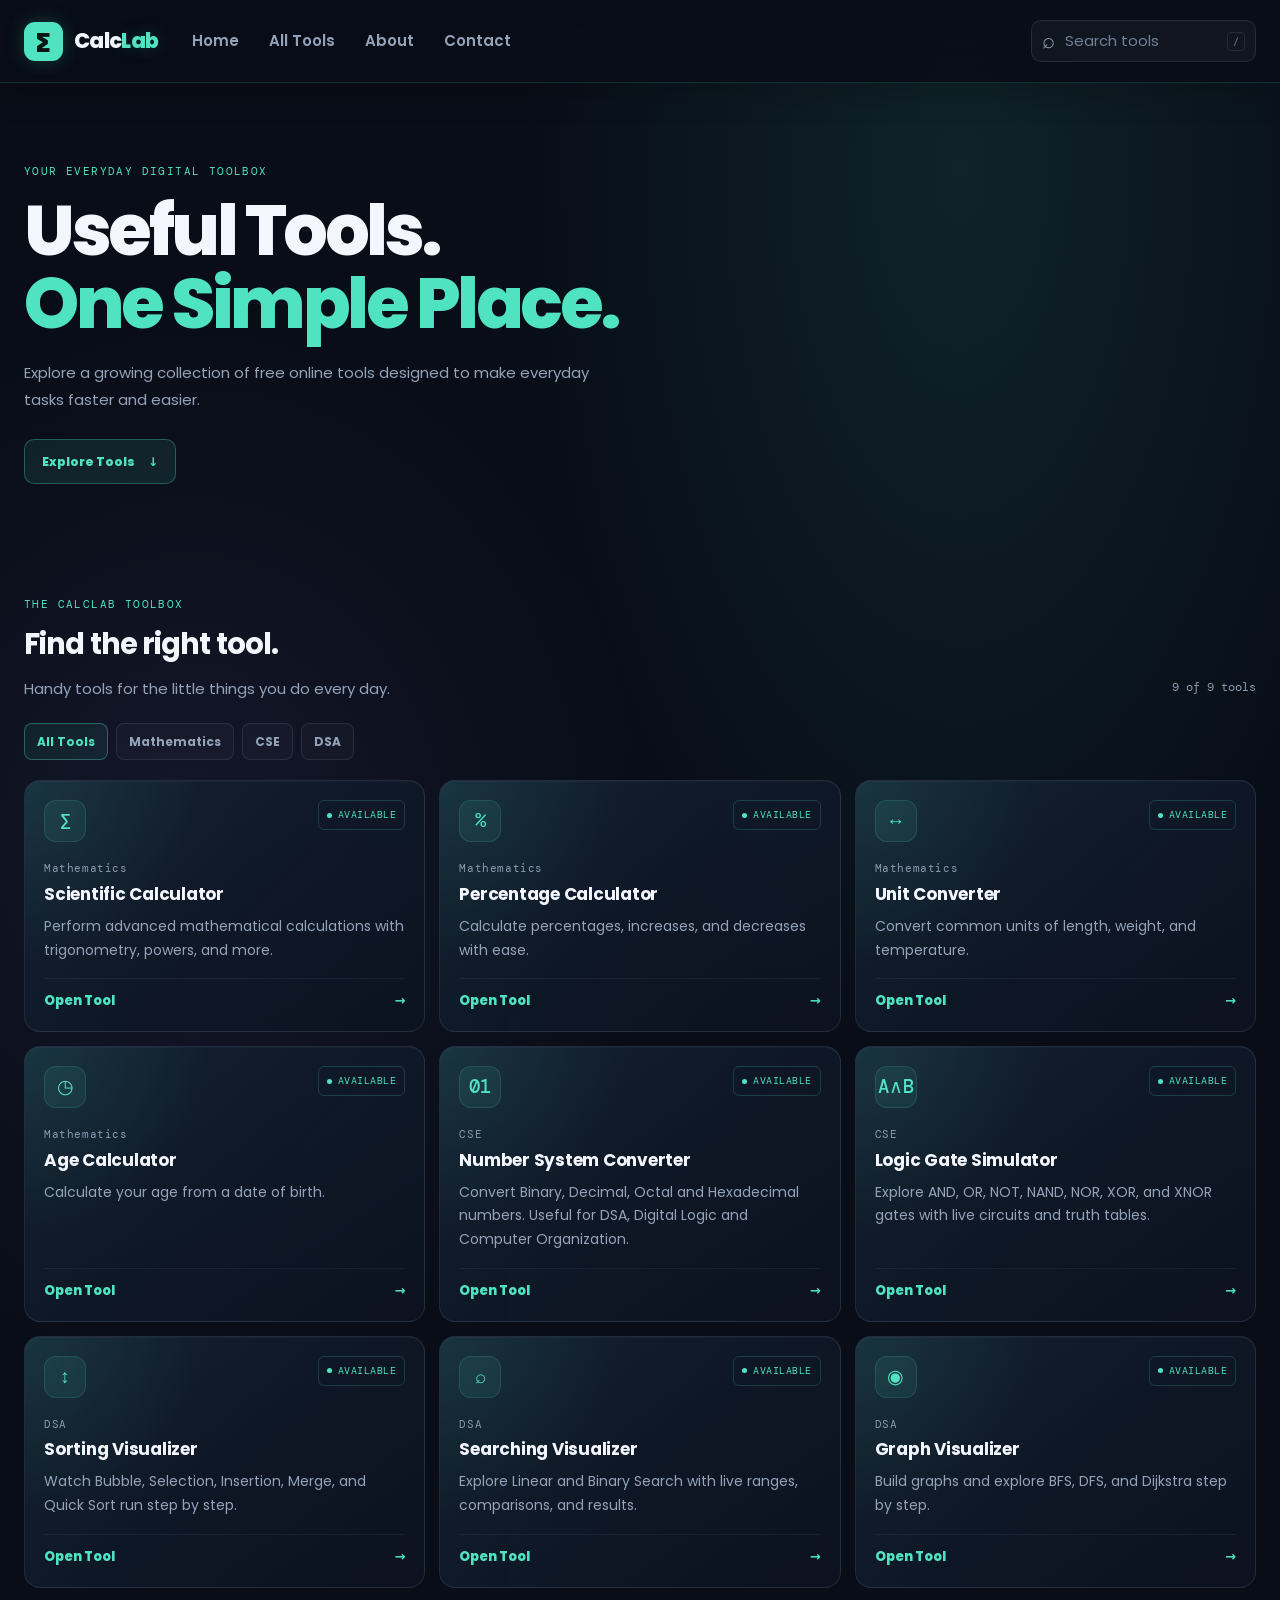
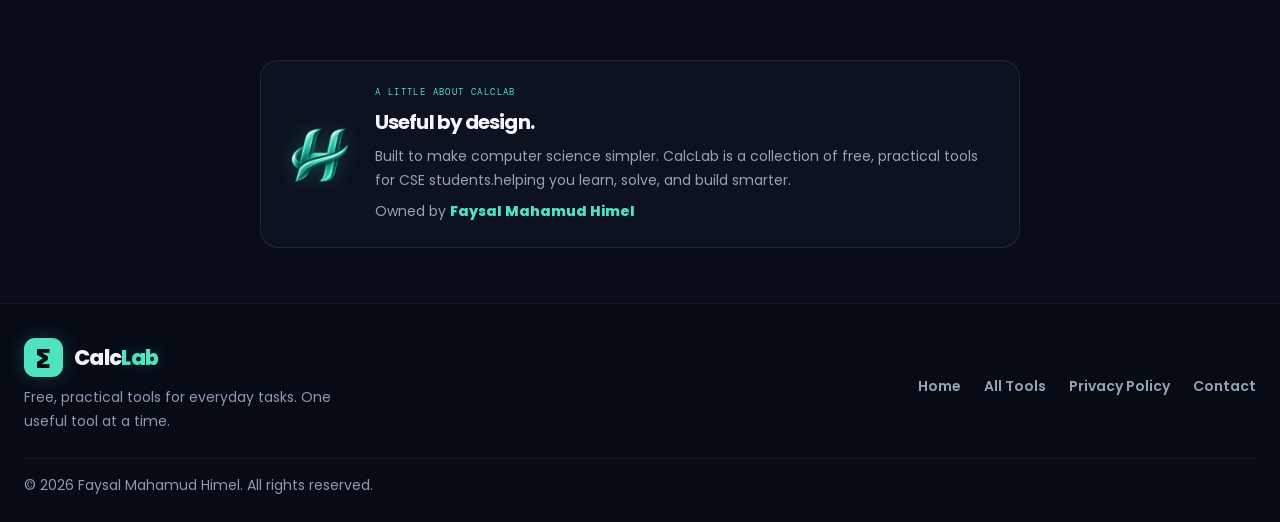
<file: index.html>
<!DOCTYPE html>
<html lang="en">
<head>
  <meta charset="UTF-8" />
  <meta name="viewport" content="width=device-width, initial-scale=1.0" />
  <meta name="theme-color" content="#080d17" />
  <title>CalcLab — Free Online Tools</title>
  <meta name="description" content="Explore a growing collection of free online tools designed to make everyday tasks faster and easier." />
  <meta property="og:type" content="website" />
  <meta property="og:title" content="CalcLab — Free Online Tools" />
  <meta property="og:description" content="Useful tools. One simple place. Explore free tools for everyday tasks." />
  <link rel="icon" type="image/svg+xml" href="favicon.svg" />
  <link rel="stylesheet" href="style.css" />
  <script src="common.js" defer></script>
</head>
<body data-root="">
  <div id="siteHeader"></div>
  <main class="page">
    <section class="intro hero">
      <p class="eyebrow">YOUR EVERYDAY DIGITAL TOOLBOX</p>
      <h1>Useful Tools.<br /><span>One Simple Place.</span></h1>
      <p class="intro-copy">Explore a growing collection of free online tools designed to make everyday tasks faster and easier.</p>
      <a class="primary-link" href="#tools">Explore Tools <span aria-hidden="true">↓</span></a>
    </section>

    <section class="tools-section" id="tools" aria-labelledby="toolsTitle">
      <div class="section-heading">
        <div>
          <p class="eyebrow">THE CALCLAB TOOLBOX</p>
          <h2 id="toolsTitle">Find the right tool.</h2>
          <p class="section-copy">Handy tools for the little things you do every day.</p>
        </div>
        <span class="tool-count" id="toolCount"></span>
      </div>
      <div class="category-list" id="categoryList" aria-label="Filter tools by category"></div>
      <div class="tool-grid" id="toolGrid"></div>
      <div class="empty-state" id="emptyState" hidden>
        <span class="empty-icon" aria-hidden="true">⌕</span>
        <h3>No tools found</h3>
        <p>Try another search or choose a different category.</p>
        <button class="text-button" id="resetFilters" type="button">Clear filters</button>
      </div>
    </section>

    <section class="about-section" id="about">
      <div class="about-mark"><img src="Images/himel-logo.png" alt="Himel logo" /></div>
      <div>
        <p class="eyebrow">A LITTLE ABOUT CALCLAB</p>
        <h2>Useful by design.</h2>
        <p>Built to make computer science simpler. CalcLab is a collection of free, practical tools for CSE students.helping you learn, solve, and build smarter.

</p>
        <p class="about-owner">Owned by <a href="https://himel.is-a.dev/" target="_blank" rel="noopener noreferrer">Faysal Mahamud Himel</a></p>
      </div>
    </section>
  </main>
  <div id="siteFooter"></div>
</body>
</html>
</file>
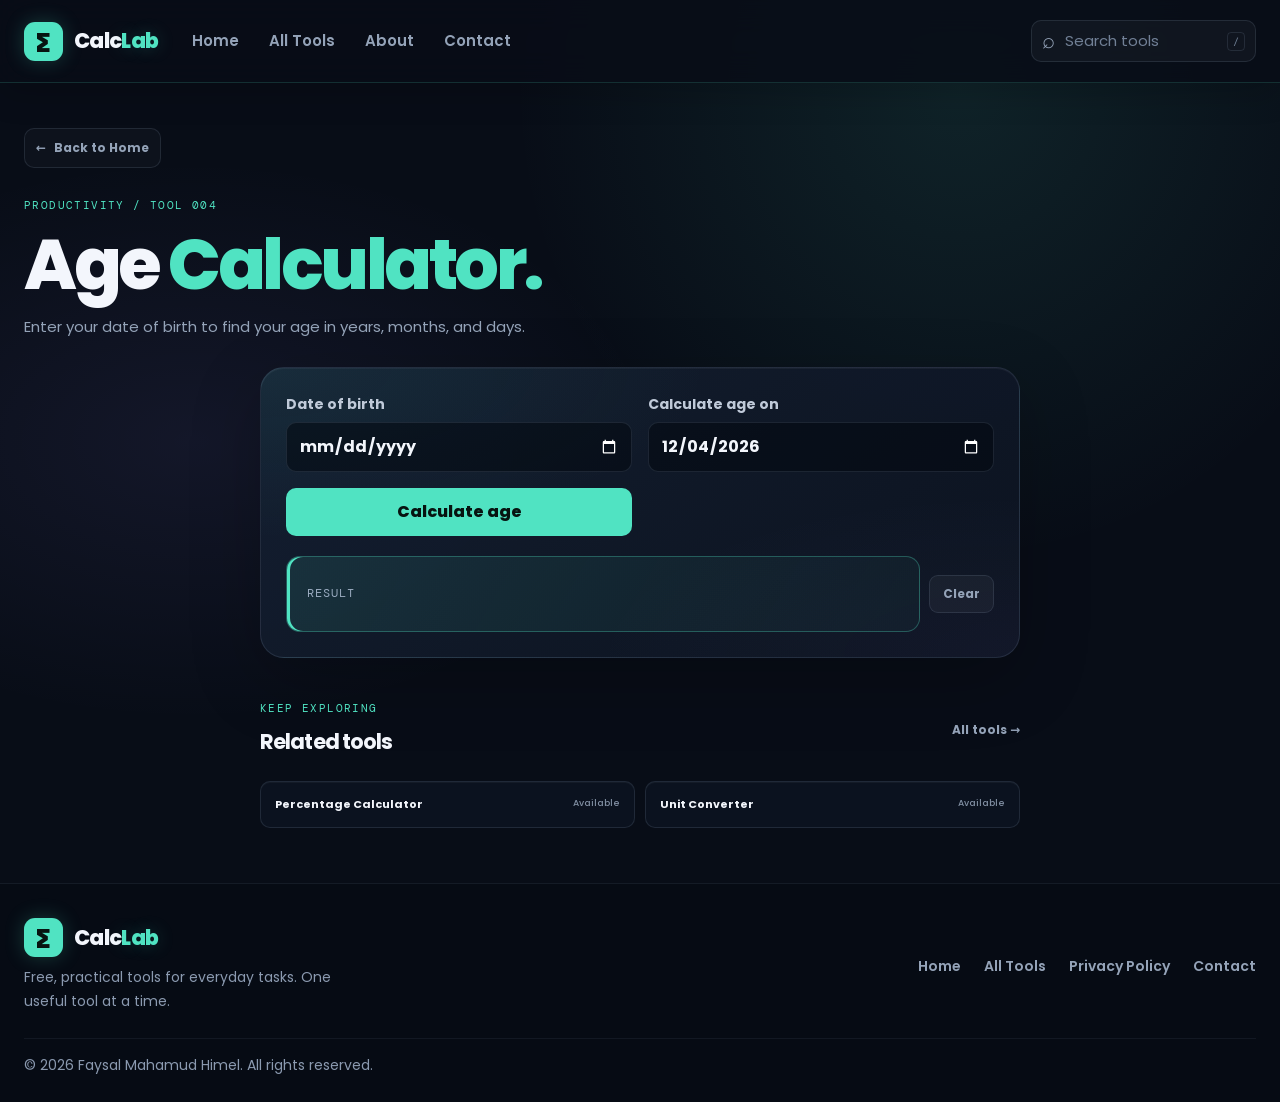
<file: age/index.html>
<!DOCTYPE html>
<html lang="en">
<head>
  <meta charset="UTF-8" />
  <meta name="viewport" content="width=device-width, initial-scale=1.0" />
  <meta name="theme-color" content="#080d17" />
  <title>Age Calculator — CalcLab</title>
  <meta name="description" content="Calculate your age in years, months, and days." />
  <link rel="icon" type="image/svg+xml" href="../favicon.svg" />
  <link rel="stylesheet" href="../style.css" />
  <script src="../common.js" defer></script>
  <script src="tool.js" defer></script>
</head>
<body data-root="../">
  <div id="siteHeader"></div>
  <main class="page tool-page">
    <a class="back-link" href="../"><span aria-hidden="true">←</span> Back to Home</a>
    <section class="tool-intro"><p class="eyebrow">PRODUCTIVITY / TOOL 004</p><h1>Age <span>Calculator.</span></h1><p class="intro-copy">Enter your date of birth to find your age in years, months, and days.</p></section>
    <section class="utility-tool" aria-label="Age calculator">
      <form class="tool-form" id="ageForm">
        <label class="tool-field">Date of birth<input id="birthDate" type="date" required /></label>
        <label class="tool-field">Calculate age on<input id="asOfDate" type="date" required /></label>
        <button class="tool-submit" type="submit">Calculate age</button>
      </form>
      <div class="result-shell"><output class="tool-result" id="result" aria-live="polite"><span class="result-label">RESULT</span></output><button class="result-clear" type="button" aria-label="Clear result">Clear</button></div>
    </section>
    <section class="related-section"><div class="section-heading"><div><p class="eyebrow">KEEP EXPLORING</p><h2>Related tools</h2></div><a class="inline-link" href="../#tools">All tools →</a></div><div class="related-links"><a href="../percentage/">Percentage Calculator <span>Available</span></a><a href="../converter/">Unit Converter <span>Available</span></a></div></section>
  </main>
  <div id="siteFooter"></div>
</body>
</html>
</file>
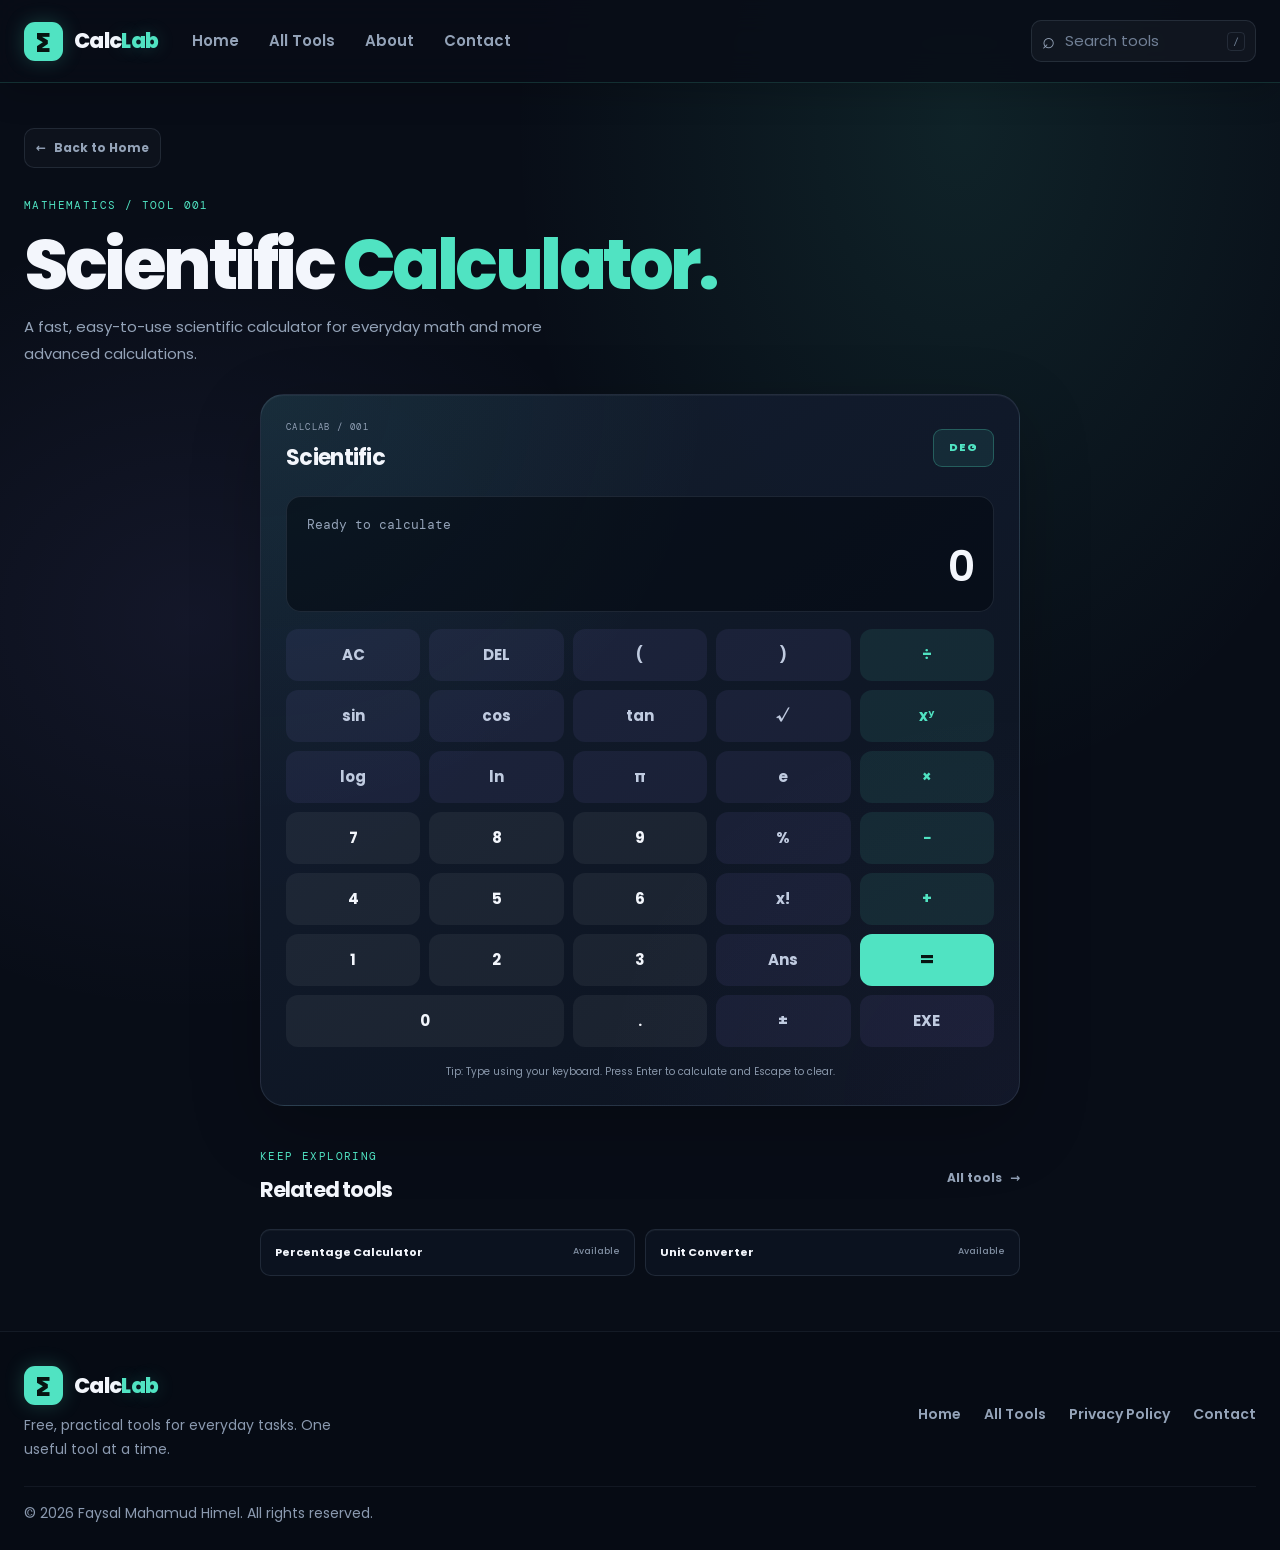
<file: calculator/index.html>
<!DOCTYPE html>
<html lang="en">
<head>
  <meta charset="UTF-8" />
  <meta name="viewport" content="width=device-width, initial-scale=1.0" />
  <meta name="theme-color" content="#080d17" />
  <title>Scientific Calculator — CalcLab</title>
  <meta name="description" content="Use CalcLab's free scientific calculator for arithmetic, trigonometry, powers, logarithms, factorials, and more." />
  <meta property="og:type" content="website" />
  <meta property="og:title" content="Scientific Calculator — CalcLab" />
  <meta property="og:description" content="A free scientific calculator for everyday and advanced calculations." />
  <link rel="icon" type="image/svg+xml" href="../favicon.svg" />
  <link rel="stylesheet" href="../style.css" />
  <script src="../common.js" defer></script>
  <script src="../script.js?v=2" defer></script>
</head>
<body data-root="../">
  <div id="siteHeader"></div>
  <main class="page tool-page">
    <a class="back-link" href="../"><span aria-hidden="true">←</span> Back to Home</a>
    <section class="tool-intro">
      <p class="eyebrow">MATHEMATICS / TOOL 001</p>
      <h1>Scientific <span>Calculator.</span></h1>
      <p class="intro-copy">A fast, easy-to-use scientific calculator for everyday math and more advanced calculations.</p>
    </section>

    <section class="calculator" aria-label="Scientific calculator">
      <div class="calc-heading">
        <div>
          <p class="calc-label">CALCLAB / 001</p>
          <h2>Scientific</h2>
        </div>
        <button id="angleMode" class="mode-button" type="button" aria-label="Toggle angle mode">DEG</button>
      </div>

      <div class="screen">
        <div id="expression" class="expression" aria-live="polite">Ready to calculate</div>
        <div id="display" class="display" aria-live="polite">0</div>
      </div>

      <div class="keypad">
        <button class="key function" type="button" data-action="clear">AC</button>
        <button class="key function" type="button" data-action="delete" aria-label="Delete last character">DEL</button>
        <button class="key function" type="button" data-value="(">(</button>
        <button class="key function" type="button" data-value=")">)</button>
        <button class="key operator" type="button" data-value="/">÷</button>

        <button class="key function" type="button" data-value="sin(">sin</button>
        <button class="key function" type="button" data-value="cos(">cos</button>
        <button class="key function" type="button" data-value="tan(">tan</button>
        <button class="key function" type="button" data-value="sqrt(">√</button>
        <button class="key operator" type="button" data-value="^">xʸ</button>

        <button class="key function" type="button" data-value="log(">log</button>
        <button class="key function" type="button" data-value="ln(">ln</button>
        <button class="key function" type="button" data-value="π">π</button>
        <button class="key function" type="button" data-value="e">e</button>
        <button class="key operator" type="button" data-value="*">×</button>

        <button class="key number" type="button" data-value="7">7</button>
        <button class="key number" type="button" data-value="8">8</button>
        <button class="key number" type="button" data-value="9">9</button>
        <button class="key function" type="button" data-value="%">%</button>
        <button class="key operator" type="button" data-value="-">−</button>

        <button class="key number" type="button" data-value="4">4</button>
        <button class="key number" type="button" data-value="5">5</button>
        <button class="key number" type="button" data-value="6">6</button>
        <button class="key function" type="button" data-value="!">x!</button>
        <button class="key operator" type="button" data-value="+">+</button>

        <button class="key number" type="button" data-value="1">1</button>
        <button class="key number" type="button" data-value="2">2</button>
        <button class="key number" type="button" data-value="3">3</button>
        <button class="key function" type="button" data-value="Ans">Ans</button>
        <button class="key equals" type="button" data-action="equals">=</button>

        <button class="key number zero" type="button" data-value="0">0</button>
        <button class="key number" type="button" data-value=".">.</button>
        <button class="key function" type="button" data-action="sign">±</button>
        <button class="key function" type="button" data-action="equals">EXE</button>
      </div>
      <p class="keyboard-hint">Tip: Type using your keyboard. Press Enter to calculate and Escape to clear.</p>
    </section>

    <section class="related-section" aria-labelledby="relatedTitle">
      <div class="section-heading">
        <div>
          <p class="eyebrow">KEEP EXPLORING</p>
          <h2 id="relatedTitle">Related tools</h2>
        </div>
        <a class="inline-link" href="../#tools">All tools <span aria-hidden="true">→</span></a>
      </div>
      <div class="related-links">
        <a href="../percentage/">Percentage Calculator <span>Available</span></a>
        <a href="../converter/">Unit Converter <span>Available</span></a>
      </div>
    </section>
  </main>
  <div id="siteFooter"></div>
</body>
</html>
</file>
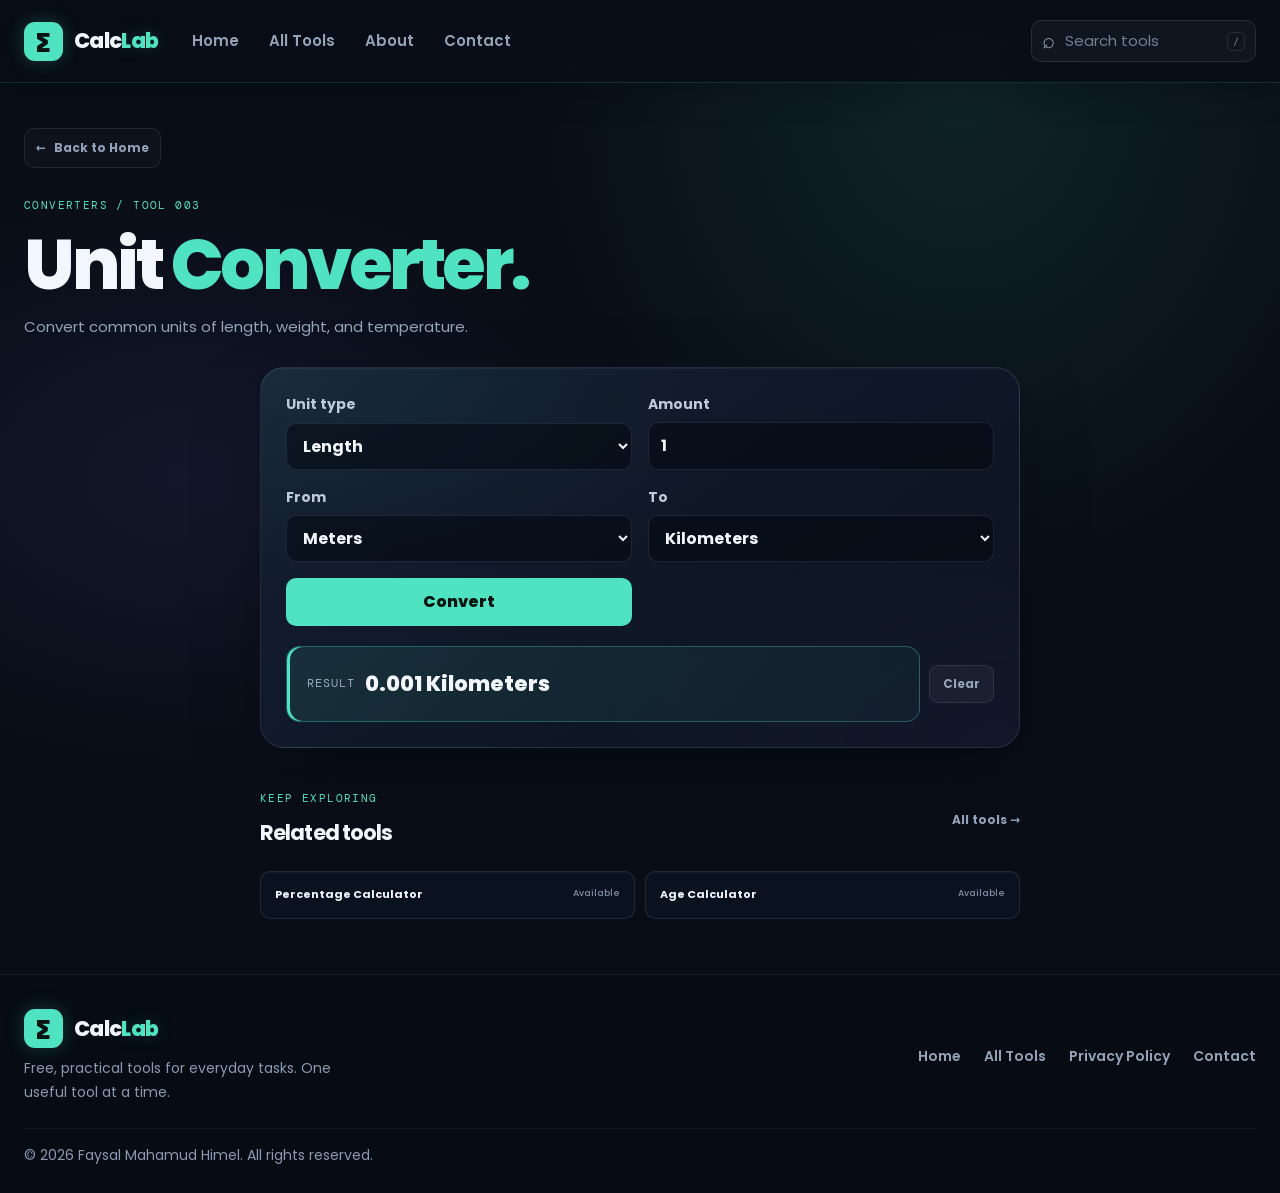
<file: converter/index.html>
<!DOCTYPE html>
<html lang="en">
<head>
  <meta charset="UTF-8" />
  <meta name="viewport" content="width=device-width, initial-scale=1.0" />
  <meta name="theme-color" content="#080d17" />
  <title>Unit Converter — CalcLab</title>
  <meta name="description" content="Convert length, weight, and temperature units." />
  <link rel="icon" type="image/svg+xml" href="../favicon.svg" />
  <link rel="stylesheet" href="../style.css" />
  <script src="../common.js" defer></script>
  <script src="tool.js" defer></script>
</head>
<body data-root="../">
  <div id="siteHeader"></div>
  <main class="page tool-page">
    <a class="back-link" href="../"><span aria-hidden="true">←</span> Back to Home</a>
    <section class="tool-intro"><p class="eyebrow">CONVERTERS / TOOL 003</p><h1>Unit <span>Converter.</span></h1><p class="intro-copy">Convert common units of length, weight, and temperature.</p></section>
    <section class="utility-tool" aria-label="Unit converter">
      <form class="tool-form" id="converterForm">
        <label class="tool-field">Unit type<select id="unitType"><option value="length">Length</option><option value="weight">Weight</option><option value="temperature">Temperature</option></select></label>
        <label class="tool-field">Amount<input id="amount" type="number" step="any" inputmode="decimal" value="1" required /></label>
        <label class="tool-field">From<select id="fromUnit"></select></label>
        <label class="tool-field">To<select id="toUnit"></select></label>
        <button class="tool-submit" type="submit">Convert</button>
      </form>
      <div class="result-shell"><output class="tool-result" id="result" aria-live="polite"><span class="result-label">RESULT</span></output><button class="result-clear" type="button" aria-label="Clear result">Clear</button></div>
    </section>
    <section class="related-section"><div class="section-heading"><div><p class="eyebrow">KEEP EXPLORING</p><h2>Related tools</h2></div><a class="inline-link" href="../#tools">All tools →</a></div><div class="related-links"><a href="../percentage/">Percentage Calculator <span>Available</span></a><a href="../age/">Age Calculator <span>Available</span></a></div></section>
  </main>
  <div id="siteFooter"></div>
</body>
</html>
</file>
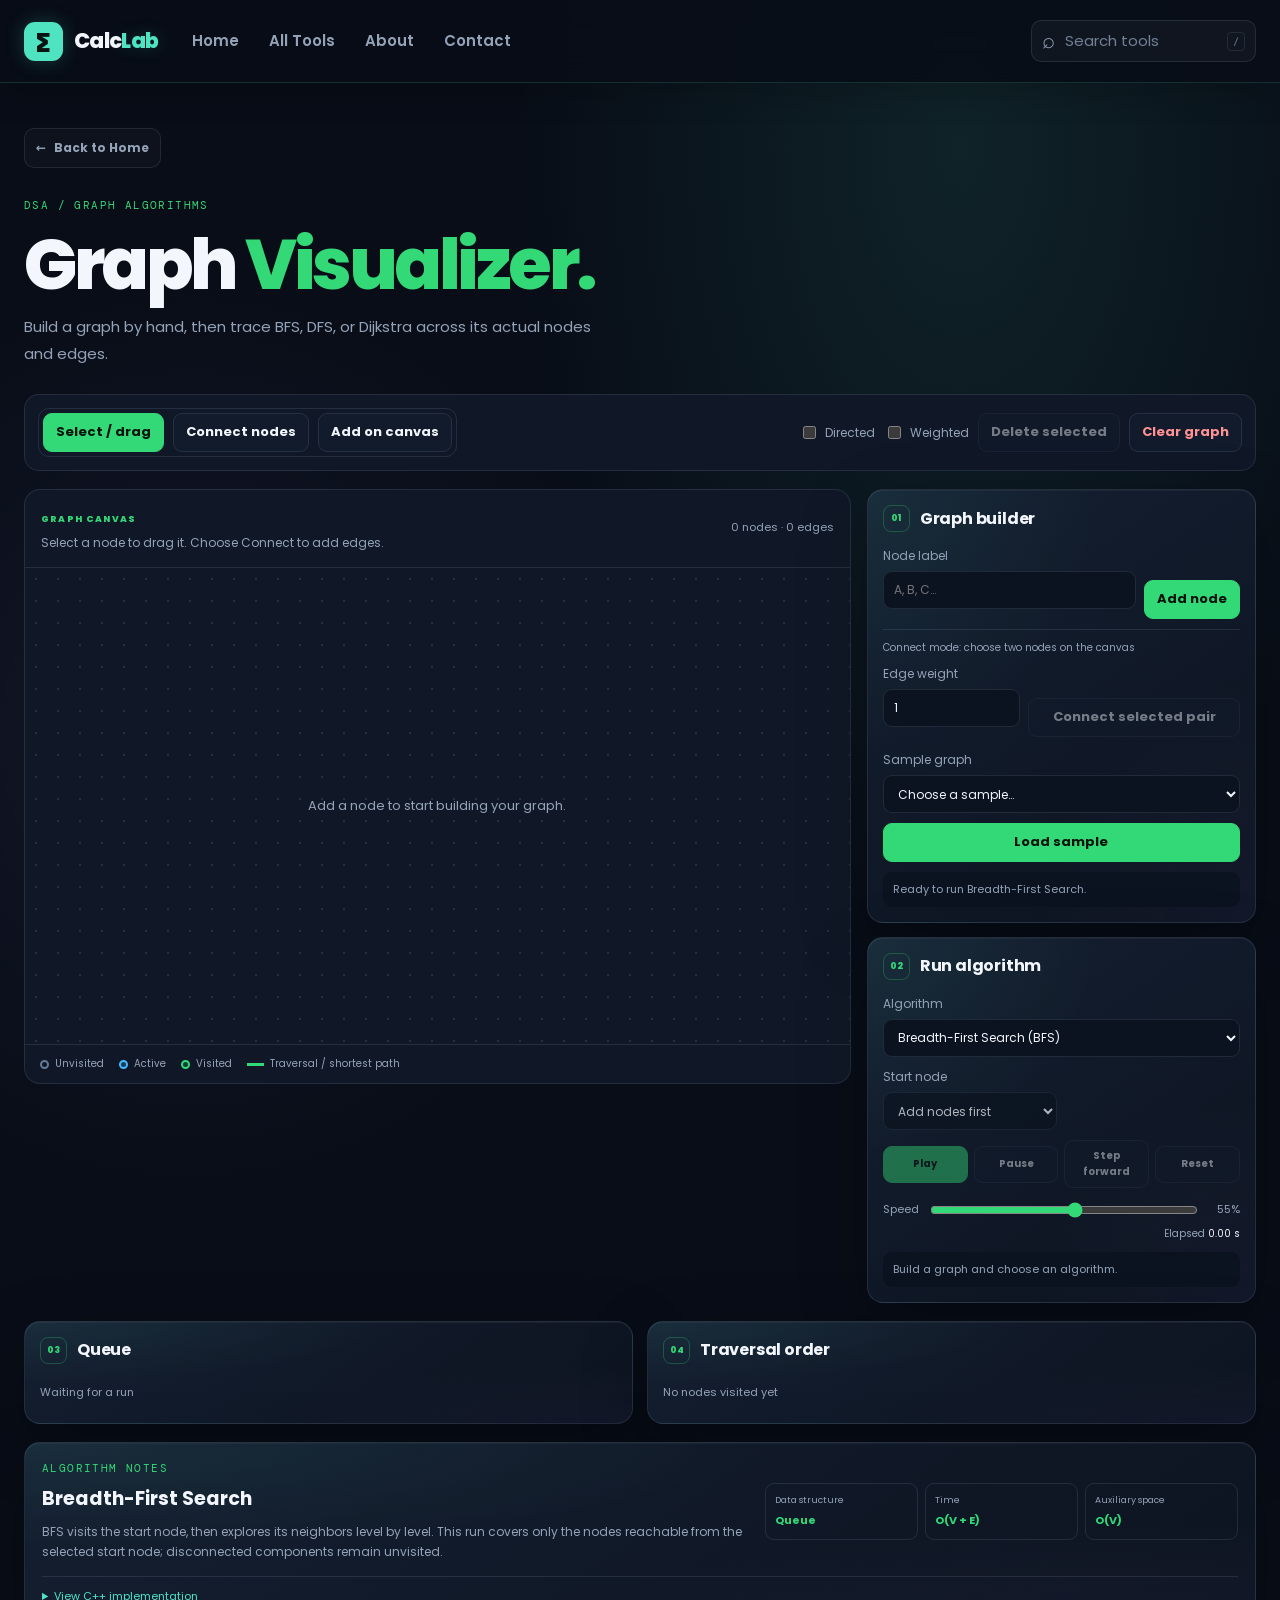
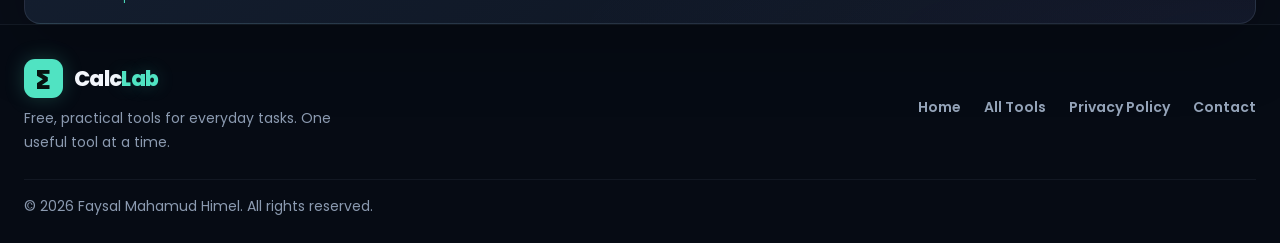
<file: graph-visualizer/index.html>
<!DOCTYPE html>
<html lang="en">
<head>
  <meta charset="UTF-8" />
  <meta name="viewport" content="width=device-width, initial-scale=1.0" />
  <meta name="theme-color" content="#080d17" />
  <title>Graph Visualizer — CalcLab</title>
  <meta name="description" content="Build directed or undirected graphs, then explore BFS, DFS, and Dijkstra step by step." />
  <link rel="icon" type="image/svg+xml" href="../favicon.svg" />
  <link rel="stylesheet" href="../style.css" />
  <script src="../common.js" defer></script>
  <script src="algorithms.js" defer></script>
  <script src="tool.js" defer></script>
</head>
<body data-root="../">
  <div id="siteHeader"></div>
  <main class="page tool-page dsa-page graph-page">
    <a class="back-link" href="../"><span aria-hidden="true">←</span> Back to Home</a>
    <section class="tool-intro">
      <p class="eyebrow">DSA / GRAPH ALGORITHMS</p>
      <h1>Graph <span>Visualizer.</span></h1>
      <p class="intro-copy">Build a graph by hand, then trace BFS, DFS, or Dijkstra across its actual nodes and edges.</p>
    </section>

    <section class="graph-app" aria-label="Graph builder and algorithm simulator">
      <div class="graph-builder-toolbar">
        <div class="graph-mode-group" role="group" aria-label="Graph editing mode">
          <button class="graph-mode is-active" type="button" data-mode="select" aria-pressed="true">Select / drag</button>
          <button class="graph-mode" type="button" data-mode="connect" aria-pressed="false">Connect nodes</button>
          <button class="graph-mode" type="button" data-mode="add" aria-pressed="false">Add on canvas</button>
        </div>
        <div class="graph-toolbar-actions">
          <label class="graph-check"><input id="directedGraph" type="checkbox" /> Directed</label>
          <label class="graph-check"><input id="weightedGraph" type="checkbox" /> Weighted</label>
          <button class="graph-button" id="deleteSelection" type="button" disabled>Delete selected</button>
          <button class="graph-button graph-button-danger" id="clearGraph" type="button">Clear graph</button>
        </div>
      </div>

      <div class="graph-layout">
        <section class="graph-canvas-panel" aria-label="Graph canvas">
          <div class="graph-canvas-heading"><div><span class="graph-kicker">GRAPH CANVAS</span><p id="canvasHint">Select a node to drag it. Choose Connect to add edges.</p></div><span class="graph-count" id="graphCount">0 nodes · 0 edges</span></div>
          <div class="graph-canvas-wrap">
            <svg id="graphCanvas" class="graph-canvas" viewBox="0 0 900 520" role="img" aria-label="Interactive graph canvas">
              <defs><marker id="graphArrow" viewBox="0 0 10 10" refX="8" refY="5" markerWidth="7" markerHeight="7" orient="auto-start-reverse"><path d="M 0 0 L 10 5 L 0 10 z" /></marker></defs>
              <g id="graphEdges"></g><g id="graphNodes"></g>
            </svg>
            <div class="graph-empty-hint" id="graphEmptyHint">Add a node to start building your graph.</div>
          </div>
          <div class="graph-legend"><span><i class="graph-legend-dot node-default"></i>Unvisited</span><span><i class="graph-legend-dot node-active"></i>Active</span><span><i class="graph-legend-dot node-visited"></i>Visited</span><span><i class="graph-legend-line edge-path"></i>Traversal / shortest path</span></div>
        </section>

        <aside class="graph-side-panel">
          <section class="graph-side-card" aria-labelledby="builderTitle">
            <div class="graph-card-heading"><span class="graph-step">01</span><h2 id="builderTitle">Graph builder</h2></div>
            <form id="addNodeForm" class="graph-form-row">
              <label class="graph-field">Node label<input id="nodeLabel" type="text" maxlength="12" placeholder="A, B, C…" autocomplete="off" /></label>
              <button class="graph-button graph-button-primary" type="submit">Add node</button>
            </form>
            <form id="addEdgeForm" class="graph-edge-form">
              <p class="graph-form-caption">Connect mode: choose two nodes on the canvas</p>
              <label class="graph-field">Edge weight<input id="edgeWeight" type="number" step="any" value="1" /></label>
              <button class="graph-button" id="connectSelection" type="button">Connect selected pair</button>
            </form>
            <label class="graph-field sample-field">Sample graph<select id="sampleGraph"><option value="">Choose a sample…</option><option value="bfs">BFS / DFS tree</option><option value="disconnected">Disconnected graph</option><option value="directed">Directed graph</option><option value="dijkstra">Weighted Dijkstra graph</option></select></label>
            <button class="graph-button graph-button-primary graph-sample-load" id="loadSample" type="button">Load sample</button>
            <p class="graph-feedback" id="graphFeedback" role="status" aria-live="polite">Choose a mode, add nodes, and connect them.</p>
          </section>

          <section class="graph-side-card" aria-labelledby="runTitle">
            <div class="graph-card-heading"><span class="graph-step">02</span><h2 id="runTitle">Run algorithm</h2></div>
            <label class="graph-field">Algorithm<select id="graphAlgorithm"><option value="bfs">Breadth-First Search (BFS)</option><option value="dfs">Depth-First Search (DFS)</option><option value="dijkstra">Dijkstra’s Shortest Path</option></select></label>
            <div class="graph-terminal-fields" id="traversalFields"><label class="graph-field">Start node<select id="startNode"></select></label></div>
            <div class="graph-terminal-fields" id="pathFields" hidden><label class="graph-field">Source<select id="sourceNode"></select></label><label class="graph-field">Destination<select id="destinationNode"></select></label></div>
            <div class="graph-playback-buttons"><button class="graph-button graph-button-primary" id="graphPlay" type="button">Play</button><button class="graph-button" id="graphPause" type="button" disabled>Pause</button><button class="graph-button" id="graphStep" type="button">Step forward</button><button class="graph-button" id="graphReset" type="button">Reset</button></div>
            <label class="graph-speed" for="graphSpeed"><span>Speed</span><input id="graphSpeed" type="range" min="1" max="100" value="55" /><output id="graphSpeedValue">55%</output></label>
            <p class="graph-elapsed">Elapsed <span id="graphElapsed">0.00 s</span></p>
            <p class="graph-run-status" id="algorithmStatus" role="status" aria-live="polite">Build a graph and choose an algorithm.</p>
          </section>
        </aside>
      </div>

      <section class="graph-live-panels">
        <div class="graph-live-card">
          <div class="graph-card-heading"><span class="graph-step">03</span><h2 id="worklistTitle">Queue</h2></div>
          <div class="graph-chip-list" id="worklistContents"><span class="graph-muted">Waiting for a run</span></div>
        </div>
        <div class="graph-live-card">
          <div class="graph-card-heading"><span class="graph-step">04</span><h2 id="progressTitle">Traversal order</h2></div>
          <div class="graph-chip-list" id="traversalOrder"><span class="graph-muted">No nodes visited yet</span></div>
        </div>
        <div class="graph-live-card graph-distance-card" id="distanceCard" hidden>
          <div class="graph-card-heading"><span class="graph-step">05</span><h2>Distance table</h2></div>
          <div class="graph-distance-wrap"><table class="graph-distance-table"><thead><tr><th>Node</th><th>Distance</th><th>Previous</th></tr></thead><tbody id="distanceRows"></tbody></table></div>
          <p class="graph-path-result" id="pathResult"></p>
        </div>
      </section>

      <section class="graph-education" aria-labelledby="graphInfoTitle">
        <div><p class="eyebrow">ALGORITHM NOTES</p><h2 id="graphInfoTitle">Breadth-First Search</h2><p id="algorithmExplanation"></p></div>
        <div class="graph-complexities" id="graphComplexities"></div>
        <div class="graph-code-details"><details><summary>View C++ implementation</summary><pre><code id="graphCppCode"></code></pre></details></div>
      </section>
    </section>
  </main>
  <div id="siteFooter"></div>
</body>
</html>
</file>
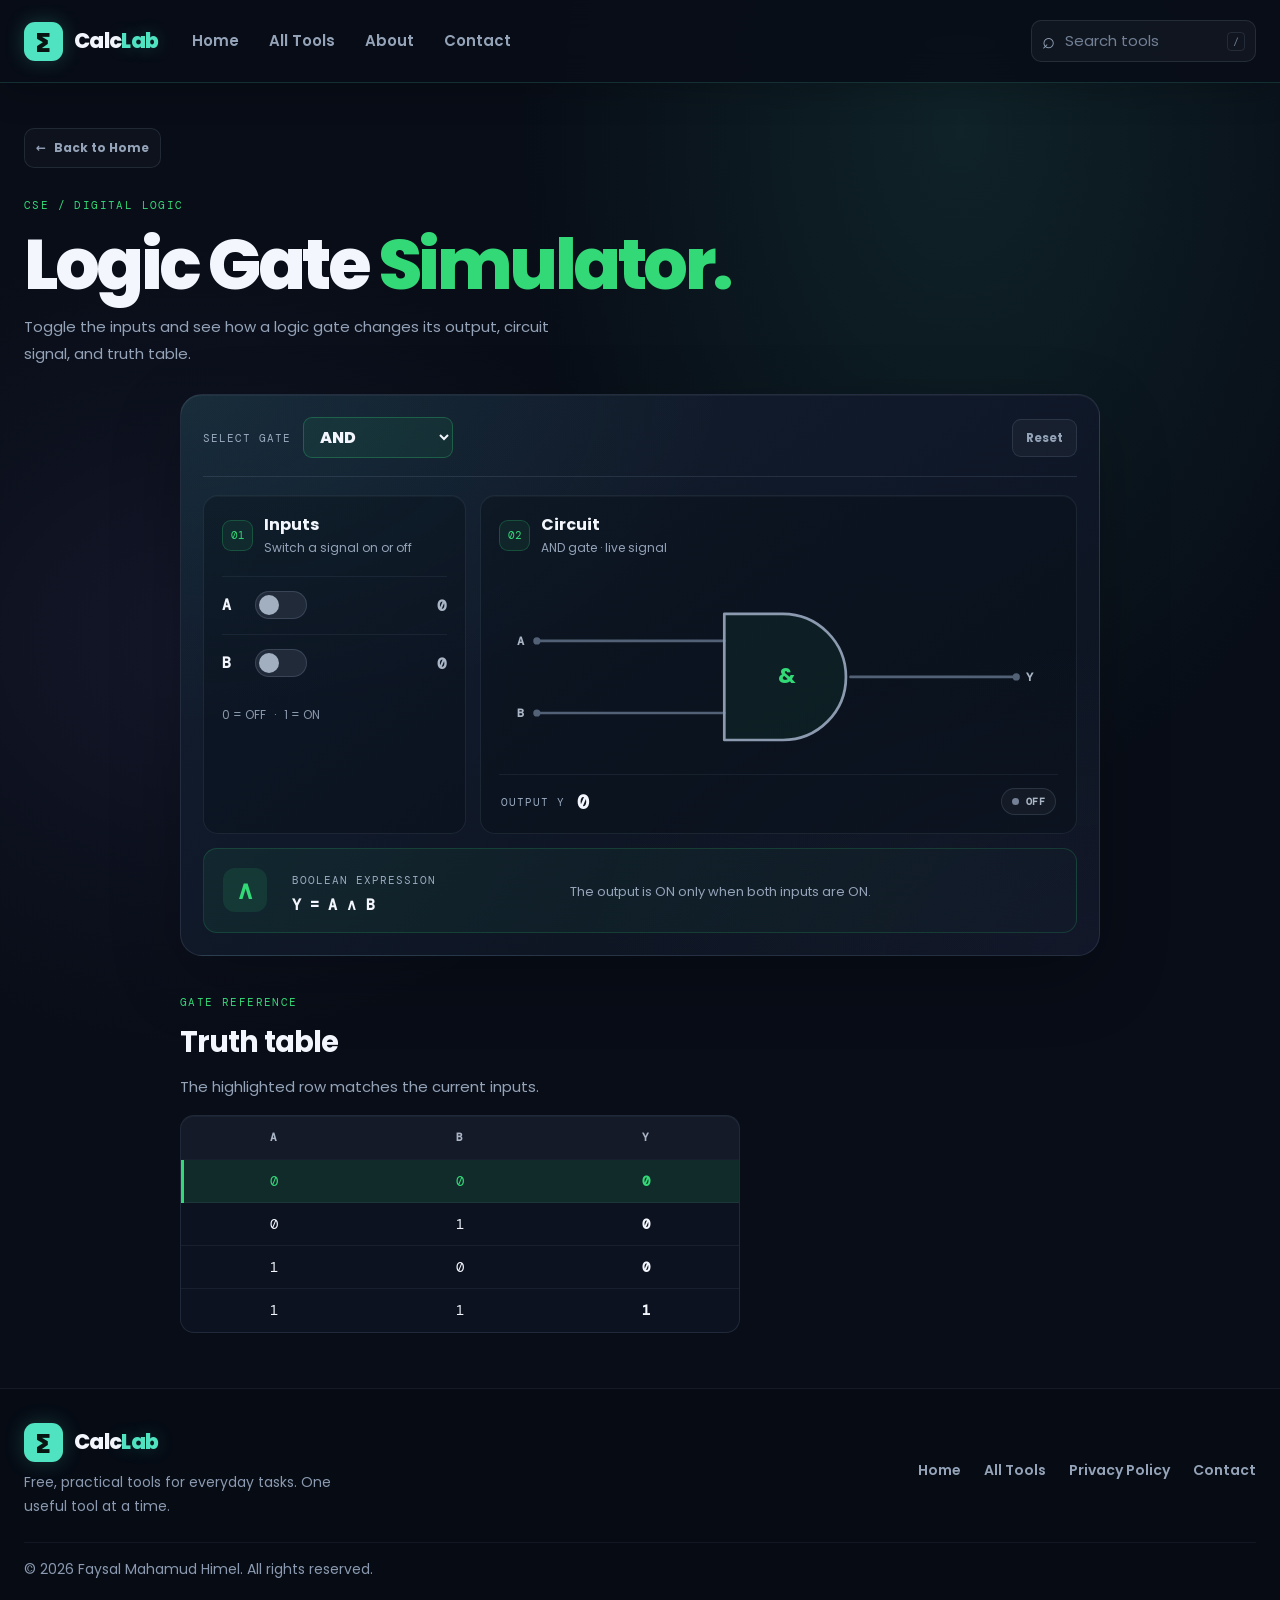
<file: logic-gate/index.html>
<!DOCTYPE html>
<html lang="en">
<head>
  <meta charset="UTF-8" />
  <meta name="viewport" content="width=device-width, initial-scale=1.0" />
  <meta name="theme-color" content="#080d17" />
  <title>Logic Gate Simulator — CalcLab</title>
  <meta name="description" content="Explore seven digital logic gates with interactive inputs, circuit diagrams, and live truth tables." />
  <link rel="icon" type="image/svg+xml" href="../favicon.svg" />
  <link rel="stylesheet" href="../style.css" />
  <script src="../common.js" defer></script>
  <script src="tool.js" defer></script>
</head>
<body data-root="../">
  <div id="siteHeader"></div>
  <main class="page tool-page logic-page">
    <a class="back-link" href="../"><span aria-hidden="true">←</span> Back to Home</a>
    <section class="tool-intro">
      <p class="eyebrow">CSE / DIGITAL LOGIC</p>
      <h1>Logic Gate <span>Simulator.</span></h1>
      <p class="intro-copy">Toggle the inputs and see how a logic gate changes its output, circuit signal, and truth table.</p>
    </section>

    <section class="logic-simulator" aria-label="Interactive logic gate simulator">
      <div class="logic-toolbar">
        <label class="logic-select-label" for="gateSelect">SELECT GATE</label>
        <select id="gateSelect" class="logic-select">
          <option value="AND">AND</option>
          <option value="OR">OR</option>
          <option value="NOT">NOT</option>
          <option value="NAND">NAND</option>
          <option value="NOR">NOR</option>
          <option value="XOR">XOR</option>
          <option value="XNOR">XNOR</option>
        </select>
        <button class="logic-reset" id="resetInputs" type="button">Reset</button>
      </div>

      <div class="logic-workspace">
        <section class="logic-panel logic-inputs" aria-labelledby="inputTitle">
          <div class="logic-panel-heading"><span class="logic-step">01</span><div><h2 id="inputTitle">Inputs</h2><p>Switch a signal on or off</p></div></div>
          <div class="logic-switch-row">
            <span class="logic-input-name">A</span>
            <button class="logic-switch" id="inputA" type="button" aria-label="Input A" aria-pressed="false"><span></span></button>
            <span class="logic-bit" id="valueA">0</span>
          </div>
          <div class="logic-switch-row" id="inputBRow">
            <span class="logic-input-name">B</span>
            <button class="logic-switch" id="inputB" type="button" aria-label="Input B" aria-pressed="false"><span></span></button>
            <span class="logic-bit" id="valueB">0</span>
          </div>
          <p class="logic-input-note">0 = OFF <span aria-hidden="true">·</span> 1 = ON</p>
        </section>

        <section class="logic-panel logic-circuit-panel" aria-labelledby="circuitTitle">
          <div class="logic-panel-heading"><span class="logic-step">02</span><div><h2 id="circuitTitle">Circuit</h2><p id="circuitSubtitle">AND gate · live signal</p></div></div>
          <div class="circuit-scroll">
            <svg class="logic-circuit" id="logicCircuit" viewBox="0 0 620 220" role="img" aria-labelledby="circuitSvgTitle circuitSvgDesc">
              <title id="circuitSvgTitle">AND gate circuit</title>
              <desc id="circuitSvgDesc">Inputs A and B connect through an AND gate to output Y.</desc>
              <text class="wire-label" id="wireLabelA" x="20" y="77">A</text>
              <text class="wire-label" id="wireLabelB" x="20" y="157">B</text>
              <path id="wireA" class="circuit-wire" d="M42 72 H250" />
              <path id="wireB" class="circuit-wire" d="M42 152 H250" />
              <path id="wireOut" class="circuit-wire" d="M390 112 H574" />
              <g id="gateShape" class="gate-shape">
                <path class="gate-body" d="M250 42 H315 A70 70 0 0 1 315 182 H250 Z" />
                <text class="gate-symbol" x="315" y="119">&amp;</text>
              </g>
              <circle class="wire-node" id="nodeA" cx="42" cy="72" r="4" />
              <circle class="wire-node" id="nodeB" cx="42" cy="152" r="4" />
              <circle class="wire-node" id="nodeOut" cx="574" cy="112" r="4" />
              <text class="wire-label" x="585" y="117">Y</text>
            </svg>
          </div>
          <div class="logic-output-row">
            <div><span class="logic-output-label">OUTPUT Y</span><span class="logic-output-value" id="outputValue">0</span></div>
            <span class="output-state" id="outputState"><span class="output-state-dot"></span> OFF</span>
          </div>
        </section>
      </div>

      <section class="logic-explanation" aria-live="polite">
        <div class="logic-explanation-symbol" id="gateSymbol">∧</div>
        <div><span class="logic-output-label">BOOLEAN EXPRESSION</span><p id="booleanExpression">Y = A ∧ B</p></div>
        <p class="logic-description" id="gateDescription">The output is ON only when both inputs are ON.</p>
      </section>
    </section>

    <section class="logic-truth-section" aria-labelledby="truthTitle">
      <div class="section-heading"><div><p class="eyebrow">GATE REFERENCE</p><h2 id="truthTitle">Truth table</h2><p class="section-copy" id="truthHint">The highlighted row matches the current inputs.</p></div></div>
      <div class="truth-table-wrap">
        <table class="truth-table" id="truthTable">
          <caption class="visually-hidden">Truth table for the selected logic gate</caption>
          <thead><tr><th scope="col">A</th><th scope="col" id="truthBHeading">B</th><th scope="col">Y</th></tr></thead>
          <tbody id="truthRows"></tbody>
        </table>
      </div>
    </section>
  </main>
  <div id="siteFooter"></div>
</body>
</html>
</file>
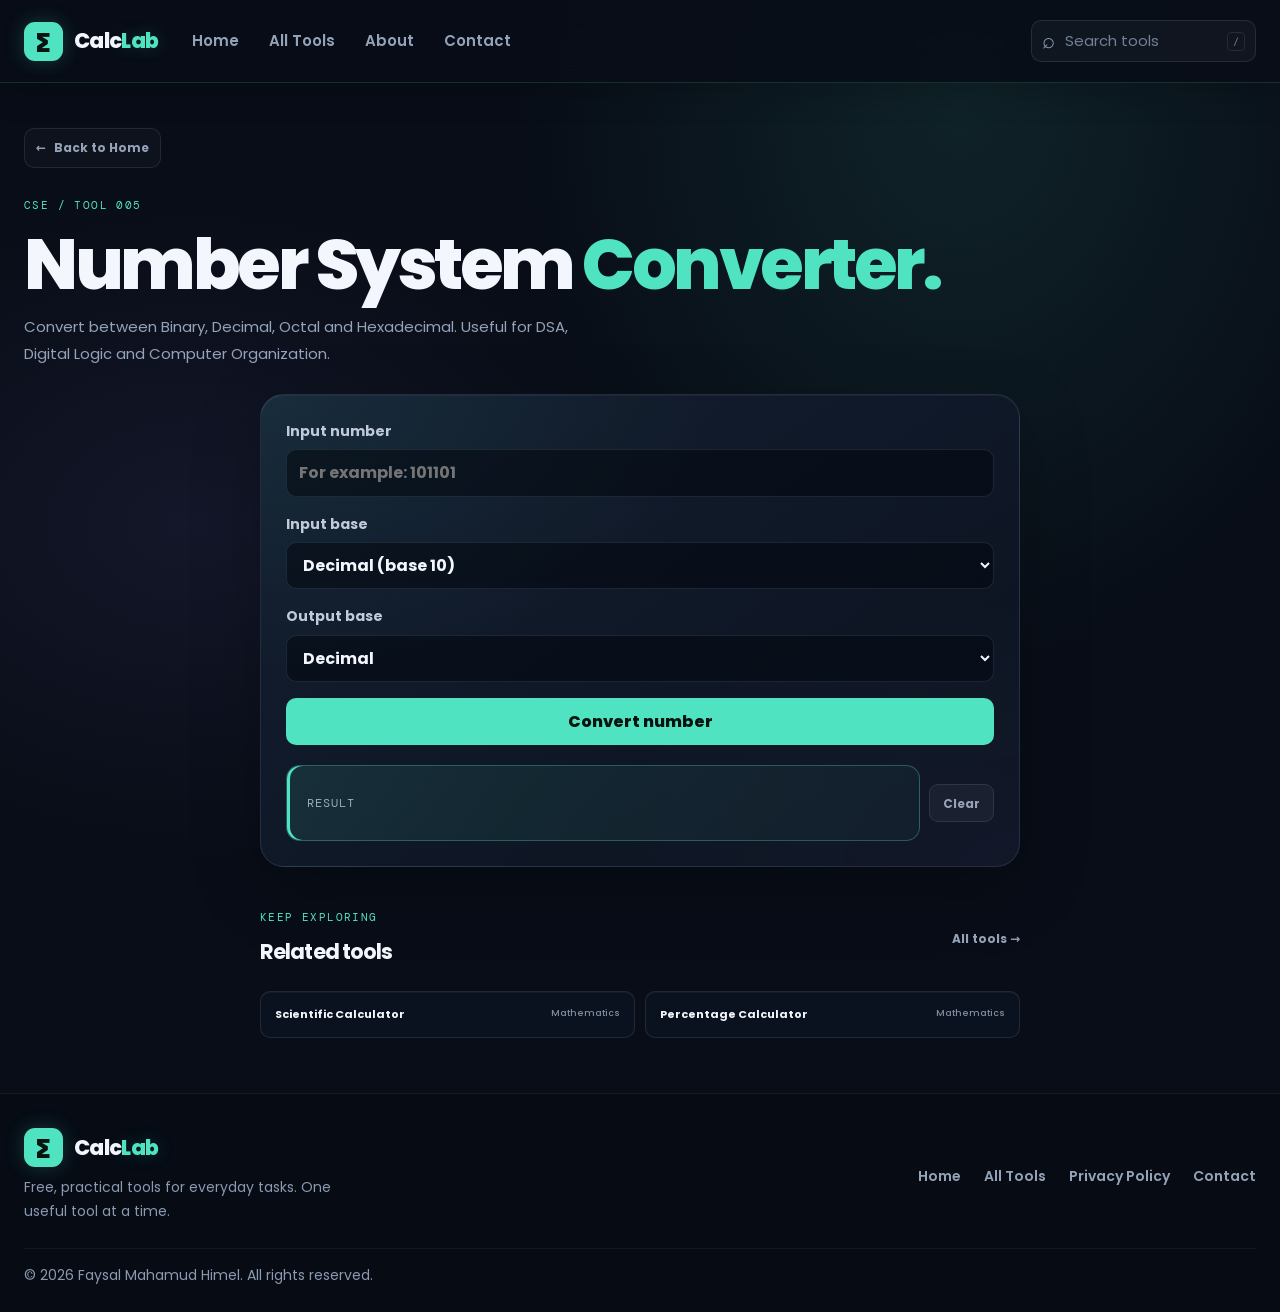
<file: number-system/index.html>
<!DOCTYPE html>
<html lang="en">
<head>
  <meta charset="UTF-8" />
  <meta name="viewport" content="width=device-width, initial-scale=1.0" />
  <meta name="theme-color" content="#080d17" />
  <title>Number System Converter — CalcLab</title>
  <meta name="description" content="Convert numbers between binary, decimal, octal, and hexadecimal for DSA, Digital Logic, and Computer Organization." />
  <link rel="icon" type="image/svg+xml" href="../favicon.svg" />
  <link rel="stylesheet" href="../style.css" />
  <script src="../common.js" defer></script>
  <script src="tool.js" defer></script>
</head>
<body data-root="../">
  <div id="siteHeader"></div>
  <main class="page tool-page">
    <a class="back-link" href="../"><span aria-hidden="true">←</span> Back to Home</a>
    <section class="tool-intro">
      <p class="eyebrow">CSE / TOOL 005</p>
      <h1>Number System <span>Converter.</span></h1>
      <p class="intro-copy">Convert between Binary, Decimal, Octal and Hexadecimal. Useful for DSA, Digital Logic and Computer Organization.</p>
    </section>
    <section class="utility-tool" aria-label="Number system converter">
      <form class="tool-form number-system-form" id="numberForm">
        <label class="tool-field">Input number<input id="numberInput" type="text" inputmode="text" autocomplete="off" placeholder="For example: 101101" required /></label>
        <label class="tool-field">Input base<select id="inputBase"><option value="2">Binary (base 2)</option><option value="10" selected>Decimal (base 10)</option><option value="8">Octal (base 8)</option><option value="16">Hexadecimal (base 16)</option></select></label>
        <label class="tool-field">Output base<select id="outputBase"><option value="2">Binary</option><option value="10" selected>Decimal</option><option value="8">Octal</option><option value="16">Hexadecimal</option></select></label>
        <button class="tool-submit" type="submit">Convert number</button>
      </form>
      <div class="result-shell">
        <output class="tool-result number-result" id="result" aria-live="polite"><span class="result-label">RESULT</span></output>
        <button class="result-clear" type="button" aria-label="Clear result">Clear</button>
      </div>
    </section>
    <section class="related-section">
      <div class="section-heading"><div><p class="eyebrow">KEEP EXPLORING</p><h2>Related tools</h2></div><a class="inline-link" href="../#tools">All tools →</a></div>
      <div class="related-links"><a href="../calculator/">Scientific Calculator <span>Mathematics</span></a><a href="../percentage/">Percentage Calculator <span>Mathematics</span></a></div>
    </section>
  </main>
  <div id="siteFooter"></div>
</body>
</html>
</file>
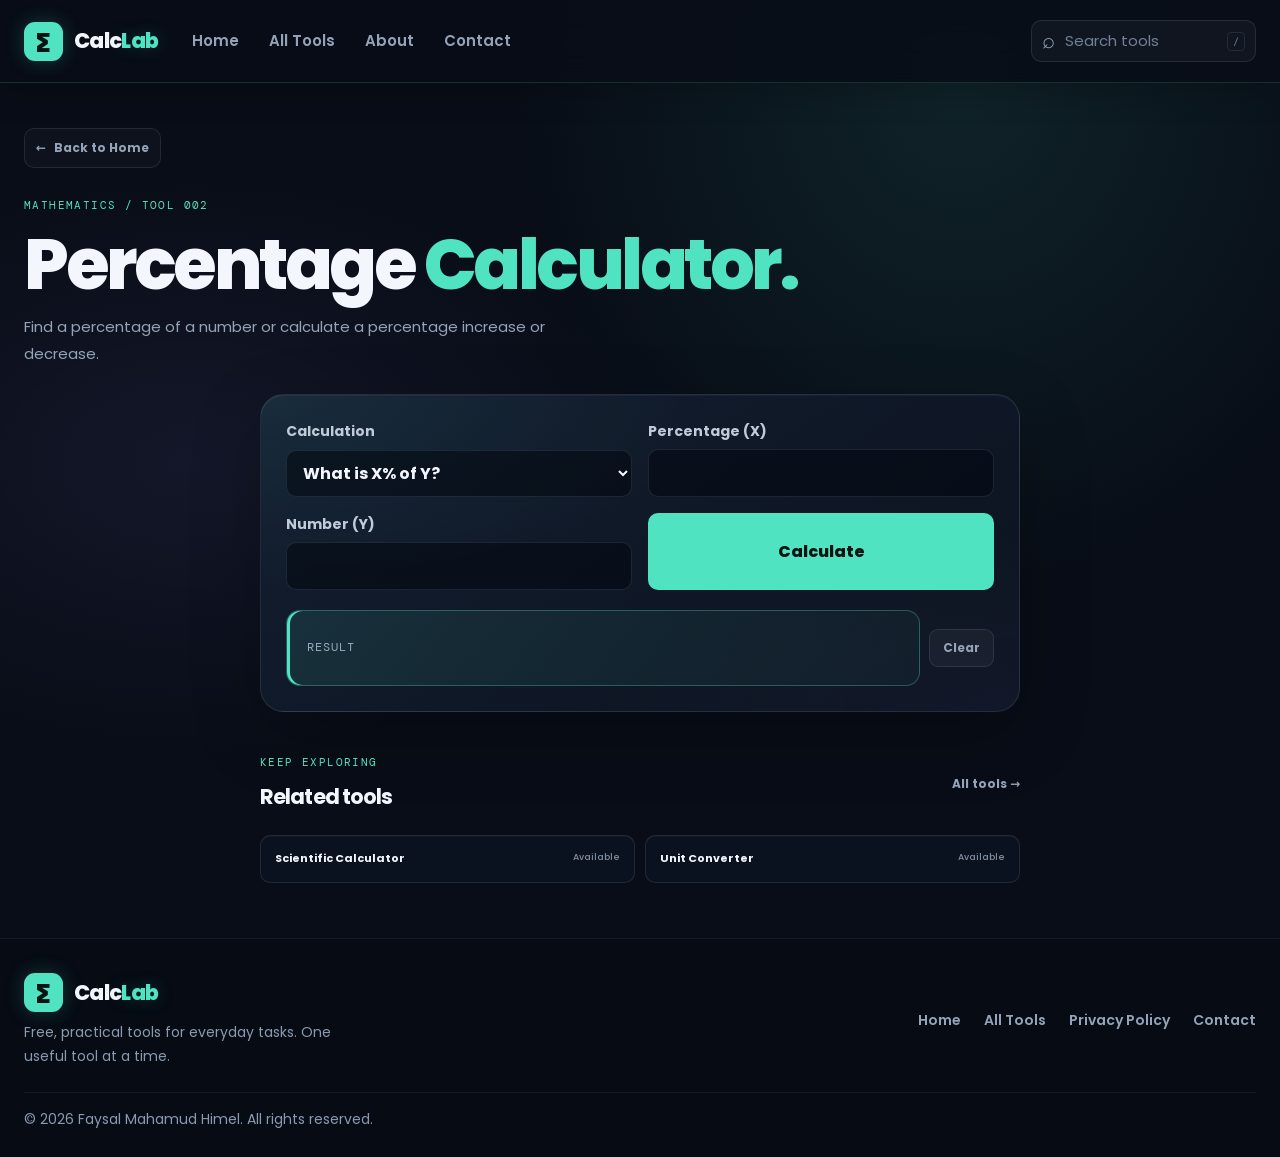
<file: percentage/index.html>
<!DOCTYPE html>
<html lang="en">
<head>
  <meta charset="UTF-8" />
  <meta name="viewport" content="width=device-width, initial-scale=1.0" />
  <meta name="theme-color" content="#080d17" />
  <title>Percentage Calculator — CalcLab</title>
  <meta name="description" content="Calculate a percentage, percentage increase, or percentage decrease." />
  <link rel="icon" type="image/svg+xml" href="../favicon.svg" />
  <link rel="stylesheet" href="../style.css" />
  <script src="../common.js" defer></script>
  <script src="tool.js" defer></script>
</head>
<body data-root="../">
  <div id="siteHeader"></div>
  <main class="page tool-page">
    <a class="back-link" href="../"><span aria-hidden="true">←</span> Back to Home</a>
    <section class="tool-intro"><p class="eyebrow">MATHEMATICS / TOOL 002</p><h1>Percentage <span>Calculator.</span></h1><p class="intro-copy">Find a percentage of a number or calculate a percentage increase or decrease.</p></section>
    <section class="utility-tool" aria-label="Percentage calculator">
      <form class="tool-form" id="percentageForm">
        <label class="tool-field">Calculation<select id="operation"><option value="of">What is X% of Y?</option><option value="change">Percentage change from X to Y</option><option value="increase">Increase X by Y%</option><option value="decrease">Decrease X by Y%</option></select></label>
        <label class="tool-field"><span id="firstLabel">Percentage (X)</span><input id="first" type="number" step="any" inputmode="decimal" required /></label>
        <label class="tool-field"><span id="secondLabel">Number (Y)</span><input id="second" type="number" step="any" inputmode="decimal" required /></label>
        <button class="tool-submit" type="submit">Calculate</button>
      </form>
      <div class="result-shell"><output class="tool-result" id="result" aria-live="polite"><span class="result-label">RESULT</span></output><button class="result-clear" type="button" aria-label="Clear result">Clear</button></div>
    </section>
    <section class="related-section"><div class="section-heading"><div><p class="eyebrow">KEEP EXPLORING</p><h2>Related tools</h2></div><a class="inline-link" href="../#tools">All tools →</a></div><div class="related-links"><a href="../calculator/">Scientific Calculator <span>Available</span></a><a href="../converter/">Unit Converter <span>Available</span></a></div></section>
  </main>
  <div id="siteFooter"></div>
</body>
</html>
</file>
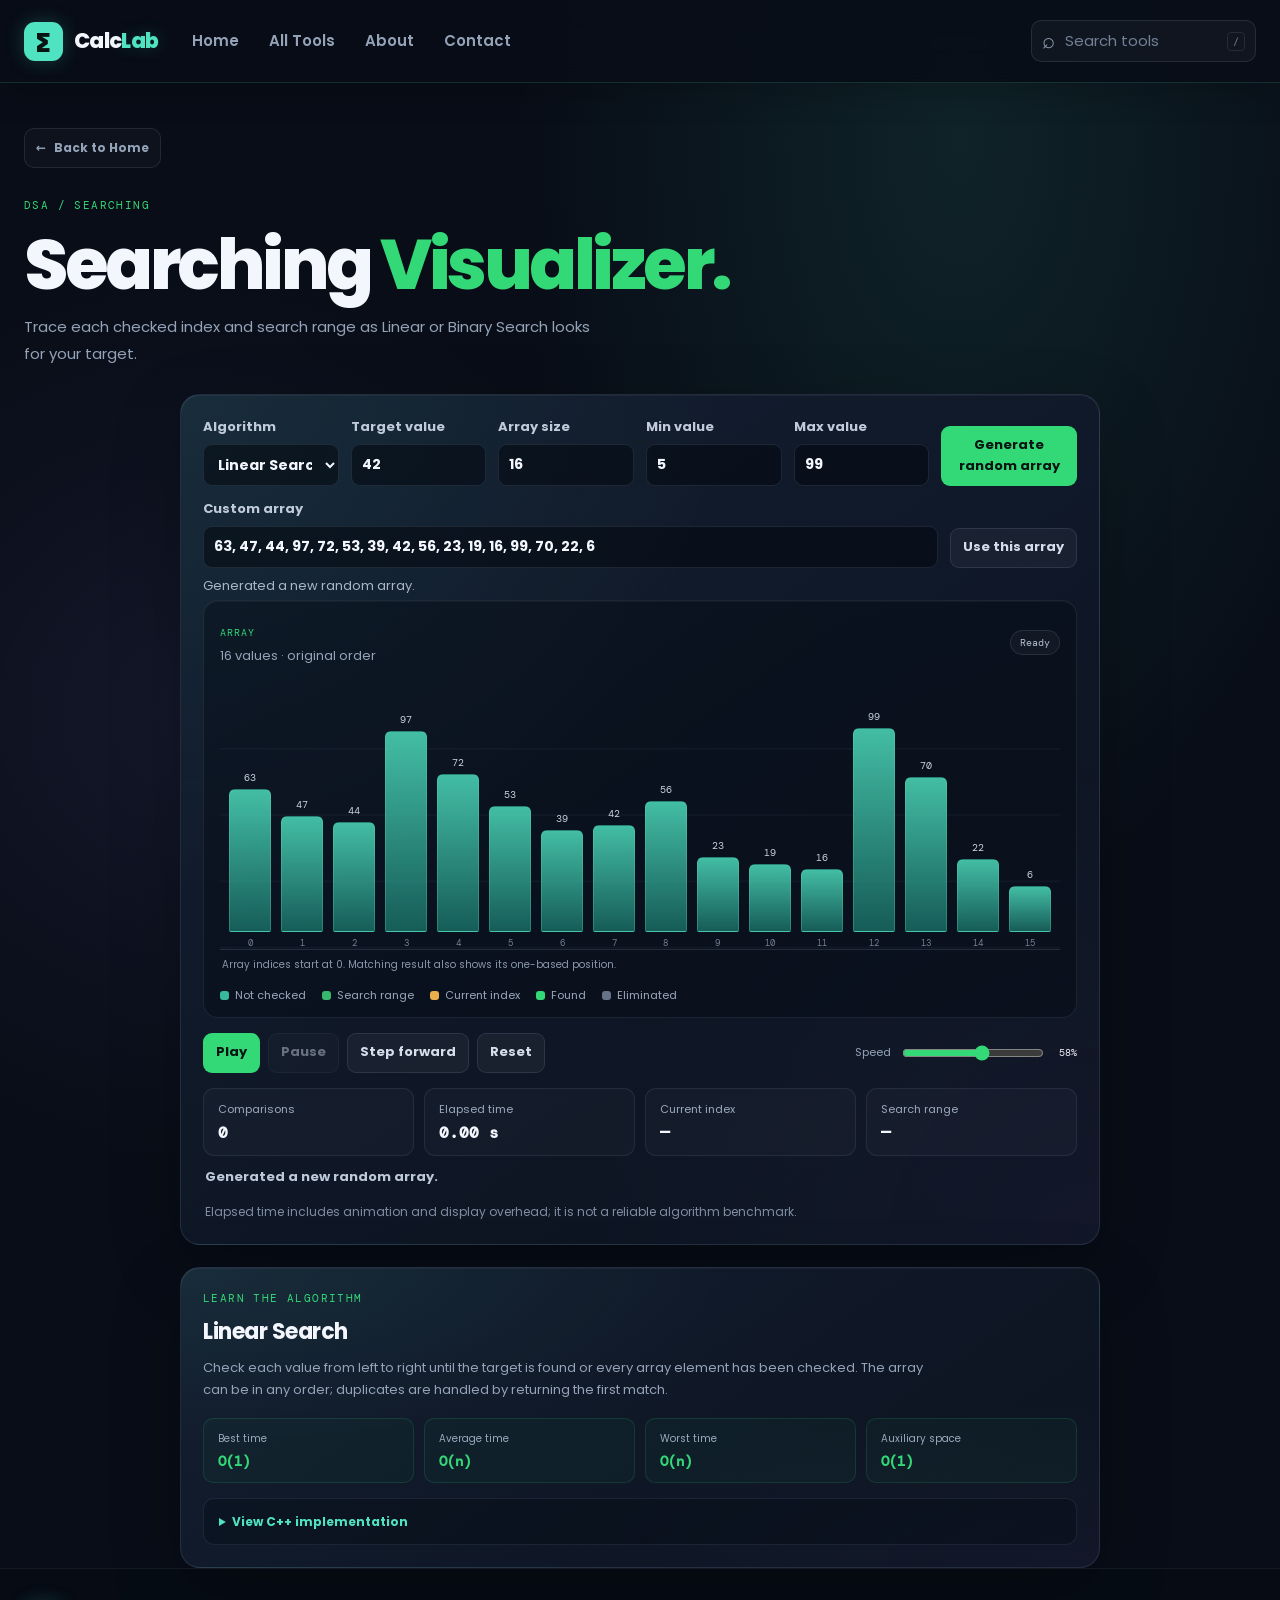
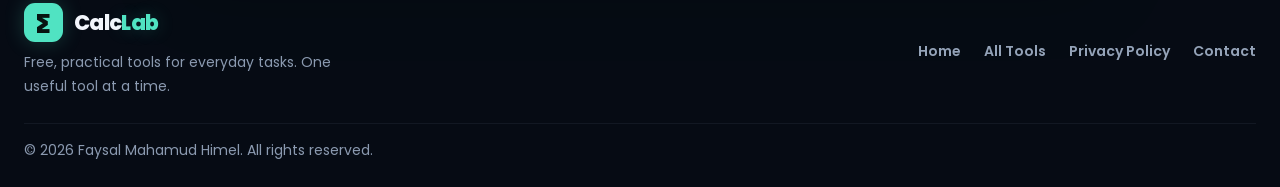
<file: searching-visualizer/index.html>
<!DOCTYPE html>
<html lang="en">
<head>
  <meta charset="UTF-8" />
  <meta name="viewport" content="width=device-width, initial-scale=1.0" />
  <meta name="theme-color" content="#080d17" />
  <title>Searching Visualizer — CalcLab</title>
  <meta name="description" content="Learn Linear and Binary Search through interactive ranges, comparisons, and C++ examples." />
  <link rel="icon" type="image/svg+xml" href="../favicon.svg" />
  <link rel="stylesheet" href="../style.css" />
  <script src="../common.js" defer></script>
  <script src="algorithms.js" defer></script>
  <script src="tool.js" defer></script>
</head>
<body data-root="../">
  <div id="siteHeader"></div>
  <main class="page tool-page dsa-page searching-page">
    <a class="back-link" href="../"><span aria-hidden="true">←</span> Back to Home</a>
    <section class="tool-intro">
      <p class="eyebrow">DSA / SEARCHING</p>
      <h1>Searching <span>Visualizer.</span></h1>
      <p class="intro-copy">Trace each checked index and search range as Linear or Binary Search looks for your target.</p>
    </section>

    <section class="dsa-tool" aria-label="Searching visualizer">
      <div class="dsa-controls search-controls">
        <label class="dsa-field">Algorithm<select id="algorithmSelect"><option value="linear">Linear Search</option><option value="binary">Binary Search</option></select></label>
        <label class="dsa-field">Target value<input id="targetValue" type="number" value="42" inputmode="numeric" /></label>
        <label class="dsa-field">Array size<input id="arraySize" type="number" min="1" max="32" value="16" inputmode="numeric" /></label>
        <label class="dsa-field">Min value<input id="minValue" type="number" value="5" inputmode="numeric" /></label>
        <label class="dsa-field">Max value<input id="maxValue" type="number" value="99" inputmode="numeric" /></label>
        <button class="dsa-button dsa-button-primary" id="generateArray" type="button">Generate random array</button>
      </div>
      <form class="custom-array-form" id="customArrayForm">
        <label class="dsa-field custom-array-field">Custom array <input id="customArray" type="text" inputmode="text" placeholder="Example: 8, 3, -2, 14" autocomplete="off" /></label>
        <button class="dsa-button" type="submit">Use this array</button>
      </form>
      <p class="dsa-feedback" id="arrayFeedback" role="status" aria-live="polite"></p>

      <div class="array-visualization">
        <div class="visualization-heading"><div><span class="dsa-kicker">ARRAY</span><p id="arraySummary">16 values · original order</p></div><span class="run-status" id="runStatus">Ready</span></div>
        <div class="array-bars" id="arrayBars" role="list" aria-label="Search array visualization"></div>
        <p class="zero-index-note">Array indices start at 0. Matching result also shows its one-based position.</p>
        <div class="array-legend search-legend"><span><i class="legend-swatch swatch-default"></i>Not checked</span><span><i class="legend-swatch swatch-range"></i>Search range</span><span><i class="legend-swatch swatch-compare"></i>Current index</span><span><i class="legend-swatch swatch-found"></i>Found</span><span><i class="legend-swatch swatch-eliminated"></i>Eliminated</span></div>
      </div>

      <div class="playback-row">
        <div class="playback-buttons"><button class="dsa-button dsa-button-primary" id="playButton" type="button">Play</button><button class="dsa-button" id="pauseButton" type="button" disabled>Pause</button><button class="dsa-button" id="stepButton" type="button">Step forward</button><button class="dsa-button" id="resetButton" type="button">Reset</button></div>
        <label class="speed-control" for="speedControl"><span>Speed</span><input id="speedControl" type="range" min="1" max="100" value="58" /><output id="speedValue">58%</output></label>
      </div>

      <section class="stats-grid search-stats" aria-label="Searching statistics">
        <div class="stat-card"><span>Comparisons</span><strong id="comparisonCount">0</strong></div>
        <div class="stat-card"><span>Elapsed time</span><strong id="elapsedTime">0.00 s</strong></div>
        <div class="stat-card"><span>Current index</span><strong id="currentIndex">—</strong></div>
        <div class="stat-card"><span>Search range</span><strong id="searchRange">—</strong></div>
      </section>
      <p class="search-result" id="searchResult" role="status" aria-live="polite">Ready to search.</p>
      <p class="benchmark-note">Elapsed time includes animation and display overhead; it is not a reliable algorithm benchmark.</p>
    </section>

    <section class="algorithm-info" aria-labelledby="algorithmTitle">
      <div class="algorithm-info-heading"><p class="eyebrow">LEARN THE ALGORITHM</p><h2 id="algorithmTitle">Linear Search</h2><p id="algorithmDescription"></p></div>
      <div class="complexity-grid" id="complexityGrid"></div>
      <details class="code-details"><summary>View C++ implementation</summary><pre><code id="cppCode"></code></pre></details>
    </section>
  </main>
  <div id="siteFooter"></div>
</body>
</html>
</file>
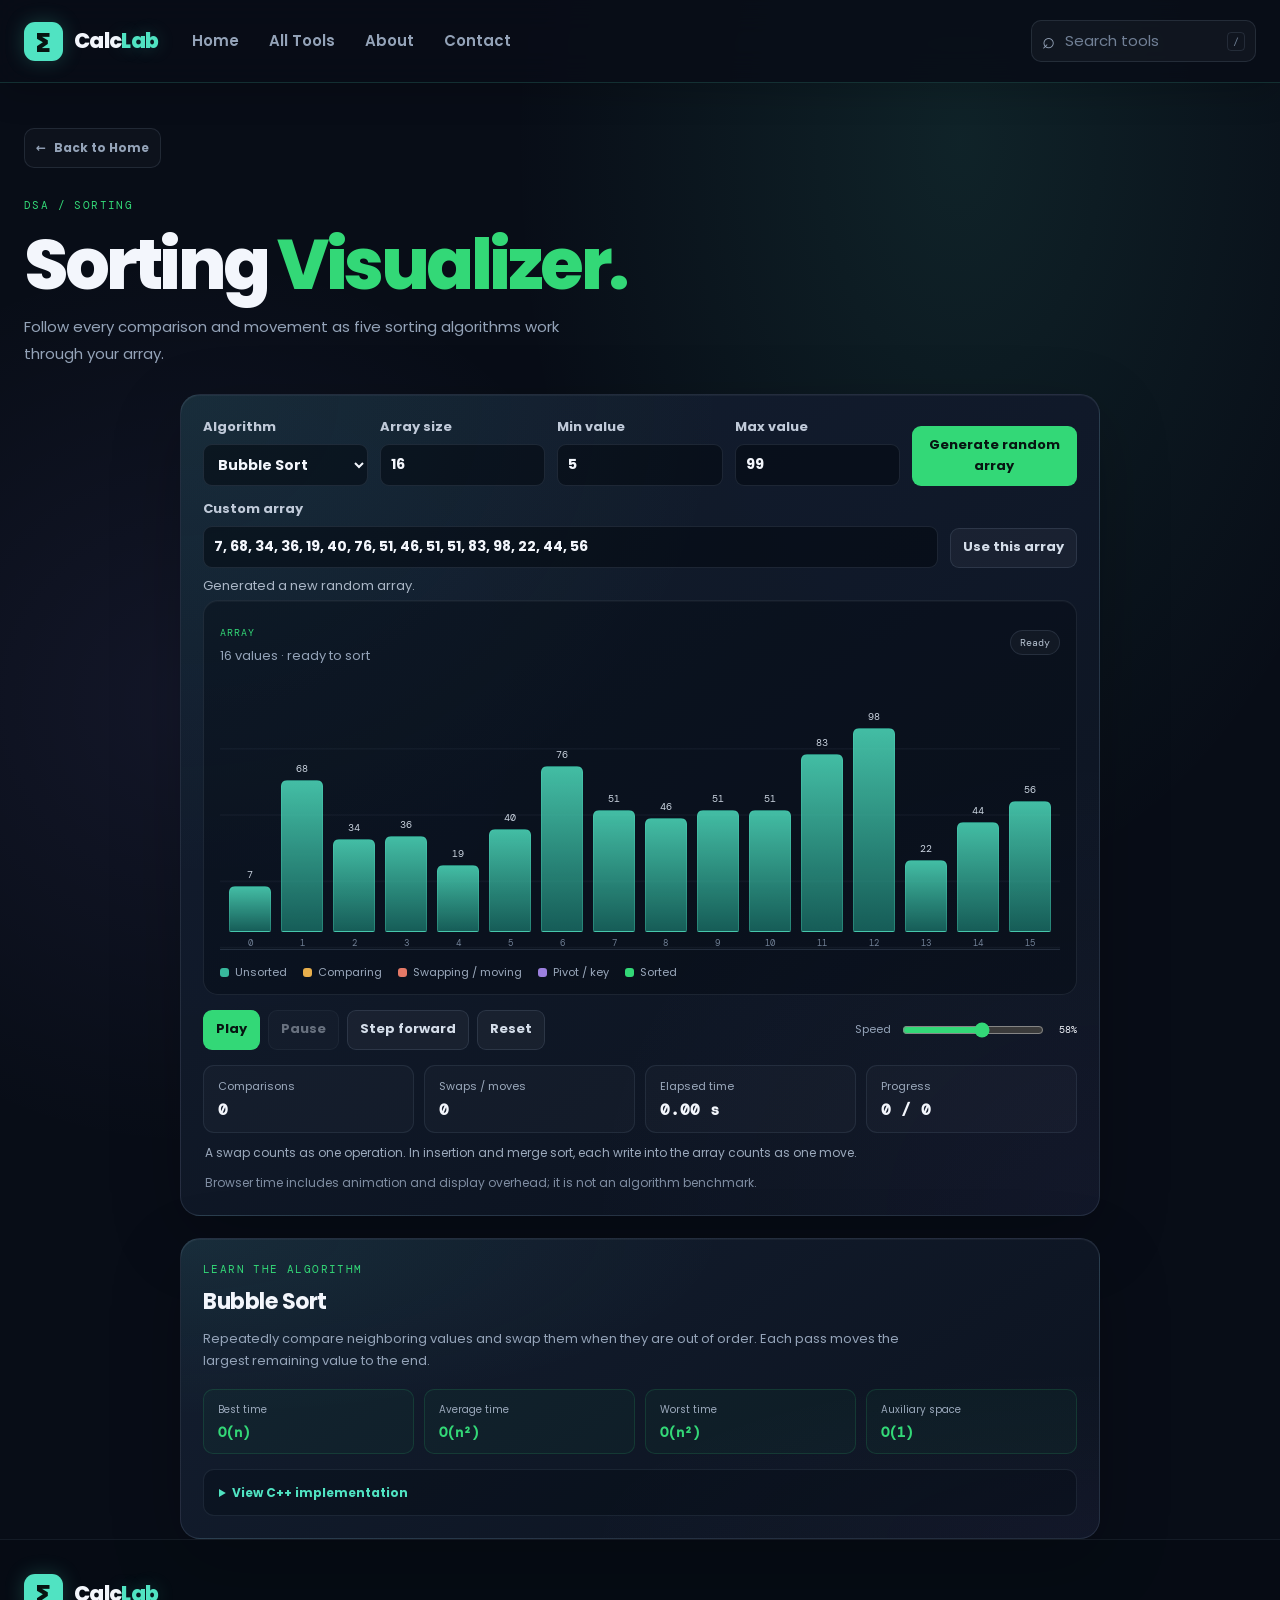
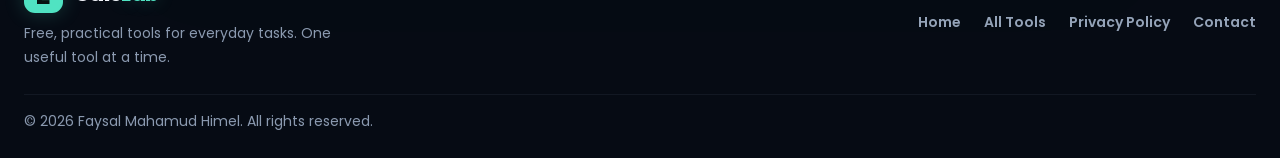
<file: sorting-visualizer/index.html>
<!DOCTYPE html>
<html lang="en">
<head>
  <meta charset="UTF-8" />
  <meta name="viewport" content="width=device-width, initial-scale=1.0" />
  <meta name="theme-color" content="#080d17" />
  <title>Sorting Visualizer — CalcLab</title>
  <meta name="description" content="Learn Bubble, Selection, Insertion, Merge, and Quick Sort with step-by-step visualizations and C++ examples." />
  <link rel="icon" type="image/svg+xml" href="../favicon.svg" />
  <link rel="stylesheet" href="../style.css" />
  <script src="../common.js" defer></script>
  <script src="algorithms.js" defer></script>
  <script src="tool.js" defer></script>
</head>
<body data-root="../">
  <div id="siteHeader"></div>
  <main class="page tool-page dsa-page sorting-page">
    <a class="back-link" href="../"><span aria-hidden="true">←</span> Back to Home</a>
    <section class="tool-intro">
      <p class="eyebrow">DSA / SORTING</p>
      <h1>Sorting <span>Visualizer.</span></h1>
      <p class="intro-copy">Follow every comparison and movement as five sorting algorithms work through your array.</p>
    </section>

    <section class="dsa-tool" aria-label="Sorting visualizer">
      <div class="dsa-controls">
        <label class="dsa-field">Algorithm<select id="algorithmSelect"><option value="bubble">Bubble Sort</option><option value="selection">Selection Sort</option><option value="insertion">Insertion Sort</option><option value="merge">Merge Sort</option><option value="quick">Quick Sort</option></select></label>
        <label class="dsa-field">Array size<input id="arraySize" type="number" min="1" max="32" value="16" inputmode="numeric" /></label>
        <label class="dsa-field">Min value<input id="minValue" type="number" value="5" inputmode="numeric" /></label>
        <label class="dsa-field">Max value<input id="maxValue" type="number" value="99" inputmode="numeric" /></label>
        <button class="dsa-button dsa-button-primary" id="generateArray" type="button">Generate random array</button>
      </div>
      <form class="custom-array-form" id="customArrayForm">
        <label class="dsa-field custom-array-field">Custom array <input id="customArray" type="text" inputmode="text" placeholder="Example: 8, 3, -2, 14" autocomplete="off" /></label>
        <button class="dsa-button" type="submit">Use this array</button>
      </form>
      <p class="dsa-feedback" id="arrayFeedback" role="status" aria-live="polite"></p>

      <div class="array-visualization">
        <div class="visualization-heading"><div><span class="dsa-kicker">ARRAY</span><p id="arraySummary">16 values · ready to sort</p></div><div class="visualization-status"><span class="held-key" id="heldKey" hidden></span><span class="run-status" id="runStatus">Ready</span></div></div>
        <div class="array-bars" id="arrayBars" role="list" aria-label="Array visualization"></div>
        <div class="array-legend" aria-label="Visualization legend">
          <span><i class="legend-swatch swatch-default"></i>Unsorted</span><span><i class="legend-swatch swatch-compare"></i>Comparing</span><span><i class="legend-swatch swatch-move"></i>Swapping / moving</span><span><i class="legend-swatch swatch-pivot"></i>Pivot / key</span><span><i class="legend-swatch swatch-sorted"></i>Sorted</span>
        </div>
      </div>

      <div class="playback-row">
        <div class="playback-buttons"><button class="dsa-button dsa-button-primary" id="playButton" type="button">Play</button><button class="dsa-button" id="pauseButton" type="button" disabled>Pause</button><button class="dsa-button" id="stepButton" type="button">Step forward</button><button class="dsa-button" id="resetButton" type="button">Reset</button></div>
        <label class="speed-control" for="speedControl"><span>Speed</span><input id="speedControl" type="range" min="1" max="100" value="58" /><output id="speedValue">58%</output></label>
      </div>

      <section class="stats-grid" aria-label="Sorting statistics">
        <div class="stat-card"><span>Comparisons</span><strong id="comparisonCount">0</strong></div>
        <div class="stat-card"><span>Swaps / moves</span><strong id="moveCount">0</strong></div>
        <div class="stat-card"><span>Elapsed time</span><strong id="elapsedTime">0.00 s</strong></div>
        <div class="stat-card"><span>Progress</span><strong id="progressCount">0 / 0</strong></div>
      </section>
      <p class="counting-note">A swap counts as one operation. In insertion and merge sort, each write into the array counts as one move.</p>
      <p class="benchmark-note">Browser time includes animation and display overhead; it is not an algorithm benchmark.</p>
    </section>

    <section class="algorithm-info" aria-labelledby="algorithmTitle">
      <div class="algorithm-info-heading"><p class="eyebrow">LEARN THE ALGORITHM</p><h2 id="algorithmTitle">Bubble Sort</h2><p id="algorithmDescription"></p></div>
      <div class="complexity-grid" id="complexityGrid"></div>
      <details class="code-details"><summary>View C++ implementation</summary><pre><code id="cppCode"></code></pre></details>
    </section>
  </main>
  <div id="siteFooter"></div>
</body>
</html>
</file>
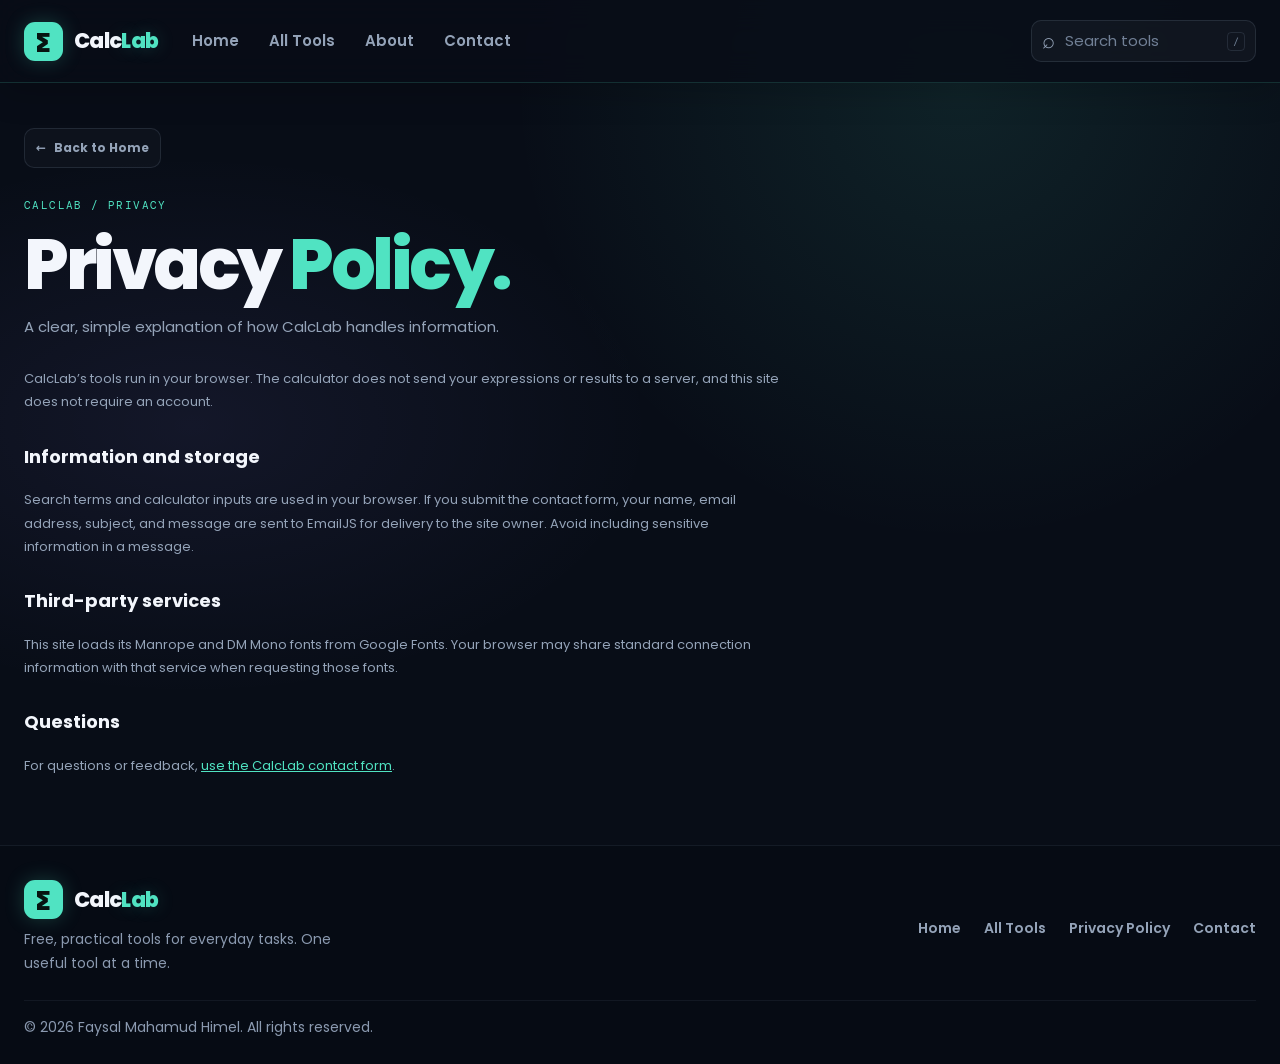
<file: privacy.html>
<!DOCTYPE html>
<html lang="en">
<head>
  <meta charset="UTF-8" />
  <meta name="viewport" content="width=device-width, initial-scale=1.0" />
  <meta name="theme-color" content="#080d17" />
  <title>Privacy Policy — CalcLab</title>
  <meta name="description" content="Learn how CalcLab handles information when you use our free online tools." />
  <meta property="og:type" content="website" />
  <meta property="og:title" content="Privacy Policy — CalcLab" />
  <meta property="og:description" content="CalcLab's simple privacy policy for our free online tools." />
  <link rel="icon" type="image/svg+xml" href="favicon.svg" />
  <link rel="stylesheet" href="style.css" />
  <script src="common.js" defer></script>
</head>
<body data-root="">
  <div id="siteHeader"></div>
  <main class="page tool-page">
    <a class="back-link" href="./"><span aria-hidden="true">←</span> Back to Home</a>
    <section class="tool-intro">
      <p class="eyebrow">CALCLAB / PRIVACY</p>
      <h1>Privacy <span>Policy.</span></h1>
      <p class="intro-copy">A clear, simple explanation of how CalcLab handles information.</p>
    </section>
    <article class="privacy-copy">
      <p>CalcLab’s tools run in your browser. The calculator does not send your expressions or results to a server, and this site does not require an account.</p>
      <h2>Information and storage</h2>
      <p>Search terms and calculator inputs are used in your browser. If you submit the contact form, your name, email address, subject, and message are sent to EmailJS for delivery to the site owner. Avoid including sensitive information in a message.</p>
      <h2>Third-party services</h2>
      <p>This site loads its Manrope and DM Mono fonts from Google Fonts. Your browser may share standard connection information with that service when requesting those fonts.</p>
      <h2>Questions</h2>
      <p>For questions or feedback, <a href="./contact.html">use the CalcLab contact form</a>.</p>
    </article>
  </main>
  <div id="siteFooter"></div>
</body>
</html>
</file>
<file: style.css>
@import url('https://fonts.googleapis.com/css2?family=DM+Mono:wght@400;500&family=Poppins:wght@400;500;600;700;800&display=swap');

:root {
  color-scheme: dark;
  --bg: #080d17;
  --panel: #101827;
  --panel-soft: #141f31;
  --line: rgba(170, 190, 220, .13);
  --text: #f3f6fc;
  --muted: #94a3b8;
  --accent: #50e3c2;
  --accent-dark: #173f42;
  --violet: #9c8cff;
}

* { box-sizing: border-box; }
html { scroll-behavior: smooth; scroll-padding-top: 100px; touch-action: manipulation; }
body {
  margin: 0;
  min-height: 100vh;
  background:
    radial-gradient(ellipse at 75% 8%, rgba(80, 227, 194, .10), transparent 33%),
    radial-gradient(ellipse at 15% 40%, rgba(156, 140, 255, .08), transparent 30%),
    var(--bg);
  color: var(--text);
  font-family: 'Poppins', system-ui, sans-serif;
  font-size: 16px;
  line-height: 1.6;
  -webkit-font-smoothing: antialiased;
  text-rendering: optimizeLegibility;
}
button, input, select { font: inherit; }
button, a { touch-action: manipulation; }
a { color: inherit; }
a:focus-visible, button:focus-visible, input:focus-visible, select:focus-visible {
  outline: 2px solid var(--accent);
  outline-offset: 4px;
}
.visually-hidden {
  position: absolute;
  width: 1px;
  height: 1px;
  padding: 0;
  margin: -1px;
  overflow: hidden;
  clip: rect(0, 0, 0, 0);
  white-space: nowrap;
  border: 0;
}
.page { width: min(1280px, calc(100% - 48px)); margin: 0 auto; }
.site-header {
  position: sticky;
  top: 0;
  z-index: 10;
  border-bottom: 1px solid rgba(170, 190, 220, .08);
  background: rgba(8, 13, 23, .88);
  backdrop-filter: blur(16px);
}
.nav-wrap {
  width: min(1280px, calc(100% - 48px));
  min-height: 76px;
  margin: 0 auto;
  display: flex;
  align-items: center;
  gap: 38px;
}
.brand {
  display: inline-flex;
  flex: 0 0 auto;
  gap: 10px;
  align-items: center;
  text-decoration: none;
  color: var(--text);
  font-size: 19px;
  font-weight: 800;
  letter-spacing: -.7px;
}
.brand-mark {
  display: grid;
  place-items: center;
  width: 35px;
  height: 35px;
  border-radius: 11px;
  color: #071411;
  background: var(--accent);
  font-size: 24px;
}
.brand-accent { color: var(--accent); }
.primary-nav { display: flex; align-items: center; gap: 28px; }
.primary-nav a, .footer-links a {
  color: var(--muted);
  text-decoration: none;
  font-size: 14px;
  font-weight: 600;
  transition: color .15s ease;
}
.primary-nav a:hover, .footer-links a:hover { color: var(--accent); }
.nav-search {
  width: 205px;
  height: 38px;
  margin-left: auto;
  padding: 0 10px;
  display: flex;
  align-items: center;
  gap: 8px;
  border: 1px solid var(--line);
  border-radius: 10px;
  background: rgba(255, 255, 255, .035);
}
.search-icon { color: var(--muted); font-size: 22px; line-height: 1; }
.nav-search input {
  width: 100%;
  min-width: 0;
  border: 0;
  outline: 0;
  color: var(--text);
  background: transparent;
  font-size: 14px;
}
.nav-search input::placeholder { color: #718096; }
.nav-search kbd {
  padding: 2px 5px;
  border: 1px solid var(--line);
  border-radius: 4px;
  color: #718096;
  font: 10px 'DM Mono', monospace;
}
.menu-toggle {
  display: none;
  width: 38px;
  height: 38px;
  padding: 10px;
  border: 1px solid var(--line);
  border-radius: 9px;
  background: var(--panel);
  cursor: pointer;
}
.menu-toggle span { display: block; height: 2px; margin: 3px 0; border-radius: 2px; background: var(--text); }
.intro { margin-bottom: 32px; }
.hero { padding: 80px 0 70px; }
.eyebrow, .calc-label {
  color: var(--accent);
  font-family: 'DM Mono', monospace;
  letter-spacing: 1.4px;
  font-size: 11px;
}
.eyebrow { margin: 0 0 13px; }
h1 {
  margin: 0;
  font-size: clamp(42px, 6.3vw, 70px);
  line-height: 1.05;
  letter-spacing: -3.5px;
  font-weight: 800;
}
h1 span { color: var(--accent); }
.intro-copy {
  max-width: 570px;
  margin: 18px 0 0;
  color: var(--muted);
  font-size: 15px;
  line-height: 1.8;
}
.primary-link {
  display: inline-flex;
  align-items: center;
  gap: 13px;
  margin-top: 26px;
  padding: 12px 17px;
  border: 1px solid rgba(80, 227, 194, .3);
  border-radius: 10px;
  background: rgba(80, 227, 194, .09);
  color: var(--accent);
  text-decoration: none;
  font-size: 12px;
  font-weight: 800;
  transition: background .15s ease, transform .15s ease;
}
.primary-link:hover { background: rgba(80, 227, 194, .16); transform: translateY(-1px); }
.status-dot { width: 7px; height: 7px; border-radius: 50%; background: var(--accent); box-shadow: 0 0 12px rgba(80, 227, 194, .65); }
.tools-section { padding: 10px 0 72px; }
.section-heading { display: flex; justify-content: space-between; align-items: end; gap: 20px; margin-bottom: 22px; }
.section-heading .eyebrow { margin-bottom: 8px; }
.section-heading h2, .about-section h2 { margin: 0; font-size: clamp(23px, 3vw, 29px); letter-spacing: -.9px; }
.section-copy { margin: 8px 0 0; color: var(--muted); font-size: 15px; line-height: 1.7; }
.tool-count { padding-bottom: 4px; color: #8b9ab0; font-family: 'DM Mono', monospace; font-size: 12px; }
.category-list { display: flex; flex-wrap: wrap; gap: 8px; margin-bottom: 20px; }
.category-button {
  padding: 8px 12px;
  border: 1px solid var(--line);
  border-radius: 8px;
  color: var(--muted);
  background: rgba(255, 255, 255, .025);
  cursor: pointer;
  font-size: 12px;
  font-weight: 700;
  transition: border-color .15s ease, background .15s ease, color .15s ease;
}
.category-button:hover, .category-button.is-active { border-color: rgba(80, 227, 194, .34); color: var(--accent); background: rgba(80, 227, 194, .08); }
.tool-grid { display: grid; grid-template-columns: repeat(3, minmax(0, 1fr)); gap: 14px; }
.tool-card {
  position: relative;
  overflow: hidden;
  min-height: 218px;
  padding: 19px;
  display: flex;
  flex-direction: column;
  border: 1px solid var(--line);
  border-radius: 16px;
  background: linear-gradient(145deg, rgba(20, 31, 49, .88), rgba(12, 19, 32, .88));
  text-decoration: none;
  box-shadow: inset 0 1px 0 rgba(255, 255, 255, .035);
  transition: border-color .25s ease, transform .25s ease, box-shadow .25s ease;
}
.tool-card::before {
  content: "";
  position: absolute;
  inset: 0;
  background:
    radial-gradient(circle at top left, rgba(80, 227, 194, .16), transparent 38%),
    linear-gradient(135deg, rgba(80, 227, 194, .055), transparent 62%);
  opacity: .62;
  pointer-events: none;
  transition: opacity .25s ease;
}
.tool-card > * { position: relative; z-index: 1; }
.tool-card:hover,
a.tool-card:focus-visible {
  transform: translateY(-3px);
  border-color: rgba(80, 227, 194, .55);
  box-shadow: 0 12px 35px rgba(0, 0, 0, .2), 0 0 30px rgba(80, 227, 194, .16), inset 0 1px 0 rgba(255, 255, 255, .07);
}
.tool-card:hover::before, a.tool-card:focus-visible::before { opacity: 1; }
.tool-card-top { display: flex; justify-content: space-between; align-items: flex-start; margin-bottom: 18px; }
.tool-icon {
  display: grid;
  place-items: center;
  width: 42px;
  height: 42px;
  border: 1px solid rgba(80, 227, 194, .15);
  border-radius: 12px;
  color: var(--accent);
  background: rgba(80, 227, 194, .08);
  font-family: 'DM Mono', monospace;
  font-size: 19px;
  font-weight: 500;
}
.tool-status {
  padding: 6px 8px;
  border: 1px solid var(--line);
  border-radius: 6px;
  color: #8290a4;
  font-family: 'DM Mono', monospace;
  font-size: 10px;
  letter-spacing: .5px;
}
.tool-status.is-available { display: inline-flex; align-items: center; gap: 6px; border-color: rgba(80, 227, 194, .19); color: var(--accent); }
.tool-status .status-dot { width: 5px; height: 5px; box-shadow: none; }
.tool-category { margin-bottom: 5px; color: #8b9ab0; font-family: 'DM Mono', monospace; font-size: 11px; letter-spacing: .6px; }
.tool-card h3 { margin: 0; font-size: 17px; line-height: 1.4; letter-spacing: -.25px; }
.tool-card > p { margin: 8px 0 16px; color: var(--muted); font-size: 14px; line-height: 1.7; }
.tool-action {
  display: flex;
  justify-content: space-between;
  align-items: center;
  margin-top: auto;
  padding-top: 12px;
  border-top: 1px solid rgba(170, 190, 220, .08);
  color: var(--accent);
  font-size: 13px;
  font-weight: 800;
}
.is-coming .tool-action { color: #8290a4; }
.empty-state { padding: 43px 15px; border: 1px dashed var(--line); border-radius: 16px; text-align: center; }
.empty-state[hidden], .tool-grid[hidden] { display: none; }
.empty-icon { color: var(--accent); font-size: 28px; }
.empty-state h3 { margin: 8px 0; font-size: 16px; }
.empty-state p { margin: 0; color: var(--muted); font-size: 13px; }
.text-button { margin-top: 16px; padding: 7px 12px; border: 1px solid var(--line); border-radius: 8px; color: var(--accent); background: transparent; cursor: pointer; font-size: 12px; }
.about-section {
  display: flex;
  align-items: center;
  gap: 22px;
  max-width: 760px;
  margin: 0 auto 55px;
  padding: 24px;
  border: 1px solid var(--line);
  border-radius: 18px;
  background: rgba(16, 24, 39, .58);
}
.about-mark { flex: 0 0 68px; height: 68px; }
.about-mark img { display: block; width: 100%; height: 100%; object-fit: contain; filter: drop-shadow(0 0 10px rgba(80, 227, 194, .2)); }
.about-section .eyebrow { margin-bottom: 7px; font-size: 9px; }
.about-section h2 { font-size: 20px; }
.about-section p:not(.eyebrow) { max-width: 610px; margin: 7px 0 0; color: var(--muted); font-size: 14px; line-height: 1.7; }
.about-section .about-owner { margin-top: 11px; color: #8997aa; font-size: 12px; }
.about-section .about-owner a { color: var(--accent); font-weight: 800; text-decoration: none; }
.about-section .about-owner a:hover { text-decoration: underline; text-underline-offset: 3px; }
.site-footer { border-top: 1px solid rgba(170, 190, 220, .09); background: rgba(5, 9, 16, .36); }
.footer-inner { width: min(1280px, calc(100% - 48px)); margin: 0 auto; padding: 27px 0 22px; display: grid; grid-template-columns: 1fr auto; gap: 20px; align-items: center; }
.footer-about p { max-width: 310px; margin: 9px 0 0; color: #8b9ab0; font-size: 13px; line-height: 1.7; }
.footer-links { display: flex; flex-wrap: wrap; justify-content: end; gap: 19px; }
.footer-links a { font-size: 13px; }
.copyright { grid-column: 1 / -1; margin: 4px 0 0; padding-top: 15px; border-top: 1px solid rgba(170, 190, 220, .07); color: #8b9ab0; font-size: 13px; }
.footer-star { color: var(--accent); }
.tool-page { padding-top: 31px; }
.back-link, .inline-link { display: inline-flex; align-items: center; gap: 8px; color: var(--muted); text-decoration: none; font-size: 12px; font-weight: 700; }
.back-link:hover, .inline-link:hover { color: var(--accent); }
.tool-intro { margin: 29px 0 27px; }
.tool-intro h1 { font-size: clamp(35px, 5vw, 50px); letter-spacing: -2.5px; }
.tool-intro h1 span { color: var(--accent); }
.tool-intro .intro-copy { margin-top: 12px; }
.calculator {
  max-width: 760px;
  margin: 0 auto;
  padding: 25px;
  background: linear-gradient(145deg, rgba(20, 31, 49, .97), rgba(12, 19, 32, .97));
  border: 1px solid var(--line);
  border-radius: 24px;
  box-shadow: 0 24px 80px rgba(0, 0, 0, .25);
}
.utility-tool { max-width: 760px; margin: 0 auto; padding: 25px; border: 1px solid var(--line); border-radius: 24px; background: linear-gradient(145deg, rgba(20, 31, 49, .97), rgba(12, 19, 32, .97)); box-shadow: 0 24px 80px rgba(0, 0, 0, .25); }
.tool-form { display: grid; grid-template-columns: repeat(2, minmax(0, 1fr)); gap: 16px; }
.number-system-form { grid-template-columns: 1fr; }
.tool-field { display: grid; min-width: 0; gap: 7px; color: #c0cad9; font-size: 14px; font-weight: 700; }
.tool-field input, .tool-field select { width: 100%; min-width: 0; min-height: 46px; padding: 10px 12px; border: 1px solid var(--line); border-radius: 10px; color: var(--text); background: rgba(3, 8, 16, .55); font-size: 16px; }
.tool-field input[type="date"] { display: block; box-sizing: border-box; width: 100%; min-width: 0; min-inline-size: 0; max-width: 100%; }
.tool-field select option { color: var(--text); background: var(--panel); }
.tool-submit { min-height: 46px; padding: 10px 16px; border: 1px solid rgba(80, 227, 194, .3); border-radius: 10px; color: #071411; background: var(--accent); font-weight: 800; cursor: pointer; }
.result-shell { display: flex; align-items: stretch; gap: 9px; margin-top: 20px; }
.tool-result { flex: 1; min-width: 0; min-height: 76px; margin: 0; padding: 16px 20px; display: flex; align-items: center; border: 1px solid rgba(80, 227, 194, .3); border-radius: 14px; color: var(--accent); background: linear-gradient(120deg, rgba(80, 227, 194, .11), rgba(80, 227, 194, .035)); box-shadow: inset 3px 0 0 var(--accent); overflow-wrap: anywhere; }
.result-label { color: #9aabc0; font-family: 'DM Mono', monospace; font-size: 12px; letter-spacing: 1px; }
.result-value { margin-left: 10px; color: var(--text); font-size: clamp(17px, 2.5vw, 21px); font-weight: 800; line-height: 1.45; }
.result-clear { align-self: center; min-height: 38px; padding: 0 13px; border: 1px solid var(--line); border-radius: 9px; color: var(--muted); background: rgba(255, 255, 255, .04); cursor: pointer; font-size: 12px; font-weight: 700; }
.result-clear:hover { border-color: rgba(80, 227, 194, .34); color: var(--accent); }
.result-error { margin-left: 10px; color: #ffb5a9; font-size: 14px; font-weight: 700; }
.logic-page { --logic-accent: #33D877; }
.logic-page .tool-intro h1 span, .logic-page .back-link:hover, .logic-page .inline-link:hover { color: var(--logic-accent); }
.logic-simulator { max-width: 920px; margin: 0 auto; padding: 22px; border: 1px solid var(--line); border-radius: 22px; background: linear-gradient(145deg, rgba(20, 31, 49, .97), rgba(12, 19, 32, .97)); box-shadow: 0 24px 80px rgba(0, 0, 0, .22); }
.logic-toolbar { display: flex; align-items: center; gap: 12px; padding-bottom: 18px; border-bottom: 1px solid var(--line); }
.logic-select-label, .logic-output-label { color: #9aabc0; font: 11px 'DM Mono', monospace; letter-spacing: 1px; }
.logic-select { min-width: 150px; min-height: 40px; padding: 7px 34px 7px 12px; border: 1px solid rgba(51, 216, 119, .28); border-radius: 9px; color: var(--text); background: rgba(51, 216, 119, .07); font-weight: 800; }
.logic-select option { color: var(--text); background: var(--panel); }
.logic-reset { min-height: 38px; margin-left: auto; padding: 0 13px; border: 1px solid var(--line); border-radius: 9px; color: var(--muted); background: rgba(255, 255, 255, .035); cursor: pointer; font-size: 12px; font-weight: 700; }
.logic-reset:hover { border-color: rgba(51, 216, 119, .35); color: var(--logic-accent); }
.logic-workspace { display: grid; grid-template-columns: minmax(205px, .75fr) minmax(0, 1.7fr); gap: 14px; margin-top: 18px; }
.logic-panel { min-width: 0; padding: 18px; border: 1px solid rgba(170, 190, 220, .1); border-radius: 15px; background: rgba(4, 10, 19, .3); }
.logic-panel-heading { display: flex; align-items: center; gap: 11px; margin-bottom: 19px; }
.logic-step { width: 31px; height: 31px; display: grid; place-items: center; border: 1px solid rgba(51, 216, 119, .24); border-radius: 9px; color: var(--logic-accent); background: rgba(51, 216, 119, .07); font: 11px 'DM Mono', monospace; }
.logic-panel-heading h2 { margin: 0; font-size: 16px; line-height: 1.35; }
.logic-panel-heading p { margin: 2px 0 0; color: var(--muted); font-size: 12px; }
.logic-switch-row { min-height: 58px; display: flex; align-items: center; gap: 13px; border-top: 1px solid rgba(170, 190, 220, .08); }
.logic-switch-row[hidden] { display: none; }
.logic-input-name { width: 20px; color: var(--text); font: 700 15px 'DM Mono', monospace; }
.logic-switch { position: relative; width: 52px; height: 28px; padding: 3px; border: 1px solid rgba(170, 190, 220, .18); border-radius: 20px; background: #202a39; cursor: pointer; transition: background .16s ease, border-color .16s ease; }
.logic-switch span { display: block; width: 20px; height: 20px; border-radius: 50%; background: #a2afc0; transition: transform .16s ease, background .16s ease; }
.logic-switch[aria-pressed="true"] { border-color: var(--logic-accent); background: rgba(51, 216, 119, .25); }
.logic-switch[aria-pressed="true"] span { transform: translateX(24px); background: var(--logic-accent); box-shadow: 0 0 12px rgba(51, 216, 119, .45); }
.logic-bit { min-width: 25px; margin-left: auto; color: #aab6c6; text-align: right; font: 700 16px 'DM Mono', monospace; }
.logic-input-note { margin: 13px 0 0; color: #8997aa; font-size: 12px; }
.logic-input-note span { padding: 0 5px; color: var(--logic-accent); }
.logic-circuit-panel { display: flex; flex-direction: column; }
.circuit-scroll { width: 100%; overflow-x: auto; overscroll-behavior-x: contain; }
.logic-circuit { display: block; width: 100%; min-width: 440px; height: auto; overflow: visible; }
.circuit-wire { fill: none; stroke: #526176; stroke-width: 3; stroke-linecap: round; stroke-linejoin: round; transition: stroke .16s ease, filter .16s ease; }
.circuit-wire.is-high { stroke: var(--logic-accent); filter: drop-shadow(0 0 5px rgba(51, 216, 119, .6)); }
.wire-label { fill: #aab6c6; font: 700 13px 'DM Mono', monospace; }
.wire-node { fill: #526176; transition: fill .16s ease; }
.wire-node.is-high { fill: var(--logic-accent); }
.gate-body { fill: rgba(51, 216, 119, .06); stroke: #8b9aaf; stroke-width: 3; stroke-linejoin: round; }
.gate-extra { fill: none; stroke: #8b9aaf; stroke-width: 3; }
.gate-bubble { fill: #101827; stroke: #8b9aaf; stroke-width: 3; }
.gate-symbol { fill: var(--logic-accent); font: 700 24px 'Poppins', sans-serif; text-anchor: middle; }
.logic-output-row { display: flex; justify-content: space-between; align-items: center; gap: 12px; margin-top: auto; padding: 13px 2px 0; border-top: 1px solid rgba(170, 190, 220, .08); }
.logic-output-row > div { display: flex; align-items: center; gap: 12px; }
.logic-output-value { color: var(--text); font: 800 20px 'DM Mono', monospace; }
.output-state { display: inline-flex; align-items: center; gap: 7px; padding: 6px 10px; border: 1px solid rgba(170, 190, 220, .15); border-radius: 20px; color: #aab6c6; background: rgba(255, 255, 255, .035); font: 700 10px 'DM Mono', monospace; letter-spacing: .5px; }
.output-state-dot { width: 7px; height: 7px; border-radius: 50%; background: #748196; }
.output-state.is-on { border-color: rgba(51, 216, 119, .3); color: var(--logic-accent); background: rgba(51, 216, 119, .08); }
.output-state.is-on .output-state-dot { background: var(--logic-accent); box-shadow: 0 0 10px rgba(51, 216, 119, .65); }
.logic-explanation { display: grid; grid-template-columns: 54px minmax(155px, .7fr) minmax(0, 1.3fr); align-items: center; gap: 15px; margin-top: 14px; padding: 17px 19px; border: 1px solid rgba(51, 216, 119, .17); border-radius: 14px; background: linear-gradient(110deg, rgba(51, 216, 119, .07), rgba(51, 216, 119, .015)); }
.logic-explanation-symbol { width: 44px; height: 44px; display: grid; place-items: center; border-radius: 12px; color: var(--logic-accent); background: rgba(51, 216, 119, .11); font: 700 25px 'DM Mono', monospace; }
.logic-explanation p { margin: 3px 0 0; }
.logic-explanation #booleanExpression { color: var(--text); font: 700 15px 'DM Mono', monospace; }
.logic-description { color: var(--muted); font-size: 13px; }
.logic-truth-section { max-width: 920px; margin: 38px auto 55px; }
.logic-truth-section .section-heading { margin-bottom: 16px; }
.truth-table-wrap { max-width: 560px; overflow-x: auto; border: 1px solid var(--line); border-radius: 14px; background: rgba(16, 24, 39, .62); }
.truth-table { width: 100%; border-collapse: collapse; text-align: center; font: 14px 'DM Mono', monospace; }
.truth-table th { color: #aab6c6; background: rgba(255, 255, 255, .035); font-size: 11px; letter-spacing: .6px; }
.truth-table th, .truth-table td { height: 43px; padding: 8px 14px; border-bottom: 1px solid rgba(170, 190, 220, .08); }
.truth-table tr:last-child td { border-bottom: 0; }
.truth-table td:last-child { color: var(--text); font-weight: 800; }
.truth-table tbody tr.is-current { background: rgba(51, 216, 119, .12); box-shadow: inset 3px 0 var(--logic-accent); }
.truth-table tbody tr.is-current td { color: var(--logic-accent); }
.logic-page .eyebrow { color: var(--logic-accent); }
.dsa-page { --dsa-accent: #33D877; }
.dsa-page .eyebrow, .dsa-page .tool-intro h1 span, .dsa-page .back-link:hover { color: var(--dsa-accent); }
.dsa-tool, .algorithm-info { max-width: 920px; margin: 0 auto; padding: 22px; border: 1px solid var(--line); border-radius: 20px; background: linear-gradient(145deg, rgba(20, 31, 49, .97), rgba(12, 19, 32, .97)); box-shadow: 0 24px 80px rgba(0, 0, 0, .2); }
.dsa-controls { display: grid; grid-template-columns: repeat(5, minmax(0, 1fr)); align-items: end; gap: 12px; }
.search-controls { grid-template-columns: repeat(6, minmax(0, 1fr)); }
.dsa-field { min-width: 0; display: grid; gap: 6px; color: #c0cad9; font-size: 13px; font-weight: 700; }
.dsa-field input, .dsa-field select { width: 100%; min-width: 0; height: 42px; padding: 8px 10px; border: 1px solid var(--line); border-radius: 9px; color: var(--text); background: rgba(3, 8, 16, .55); font-size: 14px; }
.dsa-field select option { color: var(--text); background: var(--panel); }
.dsa-button { min-height: 40px; padding: 8px 12px; border: 1px solid var(--line); border-radius: 9px; color: #d5deea; background: rgba(255, 255, 255, .045); cursor: pointer; font-size: 13px; font-weight: 700; transition: border-color .15s ease, color .15s ease, background .15s ease; }
.dsa-button:hover:not(:disabled) { border-color: rgba(51, 216, 119, .4); color: var(--dsa-accent); }
.dsa-button:disabled { opacity: .45; cursor: not-allowed; }
.dsa-button-primary { border-color: rgba(51, 216, 119, .28); color: #071411; background: var(--dsa-accent); }
.dsa-button-primary:hover:not(:disabled) { color: #071411; background: #5ee894; }
.custom-array-form { display: grid; grid-template-columns: minmax(0, 1fr) auto; align-items: end; gap: 12px; margin-top: 13px; }
.dsa-feedback { min-height: 21px; margin: 8px 0 3px; color: #aab6c6; font-size: 13px; }
.dsa-feedback.is-error { color: #ffb5a9; }
.array-visualization { padding: 17px 16px 12px; border: 1px solid rgba(170, 190, 220, .11); border-radius: 15px; background: rgba(3, 8, 16, .38); }
.visualization-heading { display: flex; justify-content: space-between; align-items: center; gap: 10px; }
.visualization-heading p { margin: 3px 0 0; color: var(--muted); font-size: 13px; }
.dsa-kicker { color: var(--dsa-accent); font: 10px 'DM Mono', monospace; letter-spacing: 1px; }
.visualization-status { display: flex; align-items: center; gap: 8px; }
.held-key, .run-status { padding: 5px 9px; border: 1px solid rgba(170, 190, 220, .13); border-radius: 20px; color: #b5c1d0; background: rgba(255, 255, 255, .035); font: 10px 'DM Mono', monospace; }
.held-key:not([hidden]) { border-color: rgba(255, 193, 92, .3); color: #ffc15c; background: rgba(255, 193, 92, .08); }
.array-bars { height: 266px; margin-top: 17px; padding: 10px 7px 0; display: flex; align-items: stretch; gap: 5px; overflow-x: auto; overflow-y: hidden; border-bottom: 1px solid rgba(170, 190, 220, .16); background: repeating-linear-gradient(to bottom, transparent 0, transparent 24%, rgba(170, 190, 220, .055) 24.4%, transparent 25%); }
.bar-column { min-width: 24px; max-width: 56px; flex: 1 0 24px; display: flex; flex-direction: column; align-items: center; justify-content: flex-end; gap: 5px; }
.bar-value { width: 100%; color: #cad3df; text-align: center; font: 10px 'DM Mono', monospace; overflow-wrap: anywhere; }
.array-bar { width: min(100%, 42px); min-height: 8px; flex: 0 0 auto; border: 1px solid rgba(80, 227, 194, .28); border-radius: 6px 6px 2px 2px; background: linear-gradient(180deg, rgba(80, 227, 194, .82), rgba(29, 134, 119, .65)); transition: height .18s ease, background .14s ease, border-color .14s ease, filter .14s ease; }
.array-bar.is-comparing { border-color: #ffcf70; background: linear-gradient(180deg, #ffcf70, #d28d38); }
.array-bar.is-moving { border-color: #ff8c75; background: linear-gradient(180deg, #ff9b82, #ce5c56); }
.array-bar.is-pivot { border-color: #bd9cff; background: linear-gradient(180deg, #c7a7ff, #7961c8); }
.array-bar.is-sorted { border-color: var(--dsa-accent); background: linear-gradient(180deg, #55e68b, #229a55); }
.array-bar.is-range { border-color: rgba(51, 216, 119, .7); background: linear-gradient(180deg, rgba(51, 216, 119, .85), rgba(29, 134, 75, .7)); }
.array-bar.is-eliminated { border-color: rgba(118, 132, 151, .2); background: rgba(83, 96, 115, .18); filter: saturate(.35); }
.array-bar.is-found { border-color: #74a9ff; background: linear-gradient(180deg, #8cbbff, #4b78d0); box-shadow: 0 0 15px rgba(95, 153, 255, .35); }
.bar-index { color: #718096; font: 9px 'DM Mono', monospace; }
.array-legend { display: flex; flex-wrap: wrap; gap: 9px 16px; padding-top: 14px; color: #9aa8bb; font-size: 11px; }
.array-legend > span { display: inline-flex; align-items: center; gap: 6px; }
.legend-swatch { width: 9px; height: 9px; border-radius: 3px; background: #38b89c; }
.swatch-compare { background: #e8af4c; }
.swatch-move { background: #e57967; }
.swatch-pivot { background: #9c80df; }
.swatch-sorted, .swatch-found { background: var(--dsa-accent); }
.swatch-range { background: #38b86d; }
.swatch-eliminated { background: #667286; }
.playback-row { display: flex; justify-content: space-between; align-items: center; gap: 16px; margin-top: 15px; }
.playback-buttons { display: flex; flex-wrap: wrap; gap: 8px; }
.speed-control { min-width: 190px; display: flex; align-items: center; gap: 9px; color: var(--muted); font-size: 11px; }
.speed-control input { width: 100%; accent-color: var(--dsa-accent); }
.speed-control output { width: 35px; color: var(--text); text-align: right; font: 10px 'DM Mono', monospace; }
.stats-grid { display: grid; grid-template-columns: repeat(4, minmax(0, 1fr)); gap: 10px; margin-top: 15px; }
.stat-card { min-width: 0; padding: 12px 14px; border: 1px solid rgba(170, 190, 220, .1); border-radius: 11px; background: rgba(255, 255, 255, .025); }
.stat-card span { display: block; color: #9ba9bc; font-size: 11px; }
.stat-card strong { display: block; margin-top: 4px; color: var(--text); font: 700 16px 'DM Mono', monospace; overflow-wrap: anywhere; }
.counting-note, .benchmark-note { margin: 10px 2px 0; color: #9ba9bc; font-size: 12px; line-height: 1.65; }
.benchmark-note { color: #7f8da2; }
.algorithm-info { margin-top: 22px; }
.algorithm-info-heading .eyebrow { margin-bottom: 6px; }
.algorithm-info-heading h2 { margin: 0; font-size: 22px; letter-spacing: -.5px; }
.algorithm-info-heading > p:last-child { max-width: 740px; margin: 8px 0 0; color: var(--muted); font-size: 13px; line-height: 1.7; }
.complexity-grid { display: grid; grid-template-columns: repeat(4, minmax(0, 1fr)); gap: 10px; margin-top: 17px; }
.complexity-card { padding: 12px 14px; border: 1px solid rgba(51, 216, 119, .15); border-radius: 10px; background: rgba(51, 216, 119, .035); }
.complexity-card span { display: block; color: #9ba9bc; font-size: 10px; }
.complexity-card strong { display: block; margin-top: 5px; color: var(--dsa-accent); font: 700 14px 'DM Mono', monospace; }
.code-details { margin-top: 15px; border: 1px solid rgba(170, 190, 220, .1); border-radius: 11px; background: rgba(3, 8, 16, .3); }
.code-details summary { padding: 13px 15px; color: var(--accent); cursor: pointer; font-size: 12px; font-weight: 700; }
.code-details pre { max-height: 430px; margin: 0; padding: 15px; overflow: auto; border-top: 1px solid rgba(170, 190, 220, .09); color: #c4d2e2; font: 12px/1.7 'DM Mono', monospace; tab-size: 4; }
.search-result { min-height: 25px; margin: 11px 2px 0; color: #bdc9d8; font-size: 13px; font-weight: 700; }
.search-result.is-found { color: var(--dsa-accent); }
.search-result.is-missing, .search-result.is-error { color: #ffb5a9; }
.zero-index-note { margin: 7px 2px 0; color: #8997aa; font-size: 10px; }
.calc-heading { display: flex; justify-content: space-between; align-items: center; margin-bottom: 20px; }
.calc-label { color: var(--muted); margin: 0 0 6px; font-size: 9px; }
.calc-heading h2 { margin: 0; font-size: 22px; letter-spacing: -.7px; }
.mode-button { color: var(--accent); background: rgba(80, 227, 194, .09); border: 1px solid rgba(80, 227, 194, .28); border-radius: 9px; padding: 9px 15px; cursor: pointer; font-size: 11px; font-weight: 800; letter-spacing: 1px; }
.screen { min-height: 116px; padding: 18px 20px; margin-bottom: 17px; border: 1px solid var(--line); border-radius: 15px; background: rgba(3, 8, 16, .55); display: flex; flex-direction: column; justify-content: space-between; overflow: hidden; }
.expression { min-height: 20px; color: var(--muted); font-family: 'DM Mono', monospace; font-size: 13px; overflow-wrap: anywhere; }
.display { text-align: right; font-size: clamp(30px, 5vw, 42px); line-height: 1.2; font-weight: 600; letter-spacing: -1.5px; overflow-wrap: anywhere; }
.keypad { display: grid; grid-template-columns: repeat(5, minmax(0, 1fr)); gap: 9px; }
.key { min-height: 52px; border: 1px solid transparent; border-radius: 12px; cursor: pointer; transition: transform .12s ease, border-color .12s ease, background .12s ease; color: var(--text); font-weight: 700; font-size: 15px; background: rgba(255, 255, 255, .055); }
.key:hover { transform: translateY(-1px); border-color: rgba(255, 255, 255, .18); background: rgba(255, 255, 255, .09); }
.key:active { transform: scale(.97); }
.key.function { color: #c0cbe0; background: rgba(156, 140, 255, .08); }
.key.function:hover { background: rgba(156, 140, 255, .16); }
.key.operator { color: var(--accent); background: rgba(80, 227, 194, .09); }
.key.equals { background: var(--accent); color: #071411; font-size: 21px; }
.key.zero { grid-column: span 2; }
.keyboard-hint { color: #8997aa; font-size: 10px; line-height: 1.6; text-align: center; margin: 17px 0 0; }
.related-section { max-width: 760px; margin: 42px auto 55px; }
.related-section .section-heading { align-items: center; }
.related-section .section-heading h2 { font-size: 21px; }
.related-links { display: grid; grid-template-columns: repeat(2, minmax(0, 1fr)); gap: 10px; }
.related-links a { display: flex; justify-content: space-between; gap: 10px; padding: 14px; border: 1px solid var(--line); border-radius: 10px; background: rgba(16, 24, 39, .55); text-decoration: none; font-size: 11px; font-weight: 700; }
.related-links a:hover { border-color: rgba(80, 227, 194, .3); }
.related-links span { color: #8290a4; font-size: 9px; font-weight: 500; }
.privacy-copy { max-width: 760px; padding-bottom: 55px; color: var(--muted); font-size: 13px; line-height: 1.8; }
.privacy-copy h2 { margin-top: 27px; color: var(--text); font-size: 18px; }
.privacy-copy a { color: var(--accent); }

@media (max-width: 760px) {
  .nav-wrap { gap: 18px; }
  .primary-nav { gap: 17px; }
  .nav-search { width: 175px; }
  .tool-grid { grid-template-columns: repeat(2, minmax(0, 1fr)); }
  .calculator { padding: 20px; }
  .logic-workspace { grid-template-columns: minmax(0, 1fr); }
  .dsa-controls, .search-controls { grid-template-columns: repeat(3, minmax(0, 1fr)); }
  .playback-row { align-items: flex-start; flex-direction: column; }
  .complexity-grid { grid-template-columns: repeat(2, minmax(0, 1fr)); }
}
@media (max-width: 560px) {
  html { scroll-padding-top: 80px; }
  .page, .nav-wrap, .footer-inner { width: min(100% - 28px, 480px); }
  .nav-wrap { position: relative; min-height: 66px; gap: 10px; }
  .brand { font-size: 18px; }
  .menu-toggle { display: block; margin-left: auto; }
  .primary-nav {
    position: absolute;
    top: calc(100% + 1px);
    left: -14px;
    right: -14px;
    display: none;
    align-items: stretch;
    gap: 0;
    padding: 8px 14px;
    border-bottom: 1px solid var(--line);
    background: #0b1220;
  }
  .primary-nav.is-open { display: flex; flex-direction: column; }
  .primary-nav a { padding: 12px 4px; }
  .nav-search { width: 100%; max-width: 165px; height: 40px; margin-left: 0; }
  .nav-search input { font-size: 16px; }
  .nav-search kbd { display: none; }
  .hero { padding: 58px 0 53px; }
  h1 { font-size: clamp(39px, 10vw, 51px); letter-spacing: -2.4px; }
  .intro-copy { font-size: 14px; }
  .tools-section { padding-bottom: 53px; }
  .section-heading { align-items: flex-end; }
  .tool-grid { gap: 9px; }
  .tool-card { min-height: 220px; padding: 14px; border-radius: 13px; }
  .tool-card-top { gap: 6px; margin-bottom: 14px; }
  .tool-icon { width: 37px; height: 37px; }
  .tool-status { padding: 5px 6px; font-size: 9px; }
  .tool-card h3 { font-size: 16px; line-height: 1.45; }
  .tool-card > p { font-size: 13px; }
  .category-list { gap: 6px; }
  .category-button { padding: 7px 9px; font-size: 11px; }
  .about-section { align-items: flex-start; gap: 13px; margin-bottom: 40px; padding: 17px; }
  .about-mark { flex-basis: 54px; height: 54px; }
  .footer-inner { grid-template-columns: 1fr; gap: 17px; }
  .footer-links { justify-content: flex-start; gap: 14px; }
  .copyright { grid-column: auto; }
  .tool-page { padding-top: 22px; }
  .tool-intro { margin: 25px 0 22px; }
  .tool-intro h1 { font-size: clamp(34px, 9vw, 43px); letter-spacing: -2px; }
  .calculator { padding: 15px; border-radius: 19px; }
  .utility-tool { padding: 16px; border-radius: 19px; }
  .tool-result { min-height: 68px; padding: 13px 15px; }
  .tool-form { grid-template-columns: 1fr; gap: 13px; }
  .logic-simulator { padding: 13px; border-radius: 18px; }
  .logic-toolbar { flex-wrap: wrap; gap: 9px; }
  .logic-select-label { flex-basis: 100%; }
  .logic-panel { padding: 14px; }
  .logic-explanation { grid-template-columns: 44px minmax(0, 1fr); gap: 10px; padding: 14px; }
  .logic-description { grid-column: 1 / -1; }
  .logic-truth-section { margin-top: 30px; }
  .dsa-tool, .algorithm-info { padding: 14px; border-radius: 17px; }
  .dsa-controls, .search-controls { grid-template-columns: repeat(2, minmax(0, 1fr)); gap: 10px; }
  .custom-array-form { grid-template-columns: 1fr; }
  .custom-array-form .dsa-button { justify-self: start; }
  .array-visualization { padding: 13px 10px 10px; }
  .array-bars { height: 225px; gap: 3px; padding-right: 4px; padding-left: 4px; }
  .bar-column { min-width: 22px; flex-basis: 22px; }
  .bar-value { font-size: 9px; }
  .bar-index { font-size: 8px; }
  .array-legend { gap: 8px 12px; font-size: 9px; }
  .playback-buttons { gap: 6px; }
  .playback-buttons .dsa-button { padding-right: 9px; padding-left: 9px; }
  .speed-control { width: 100%; }
  .stats-grid { grid-template-columns: repeat(2, minmax(0, 1fr)); }
  .complexity-grid { grid-template-columns: repeat(2, minmax(0, 1fr)); }
  .stat-card { padding: 10px; }
  .search-result { line-height: 1.6; }
  .keypad { gap: 6px; }
  .key { min-height: 47px; border-radius: 10px; font-size: 13px; }
  .screen { padding: 15px; }
  .related-links { grid-template-columns: 1fr; }
  .back-link { min-height: 40px; }
  .tool-submit, .dsa-button, .graph-button, .logic-reset, .result-clear, .text-button, .category-button, .mode-button { min-height: 42px; }
  .dsa-field input, .dsa-field select, .graph-field input, .graph-field select { min-height: 44px; font-size: 16px; }
  .graph-toolbar-actions .graph-button { min-height: 42px; }
  .graph-canvas-heading { flex-wrap: wrap; }
  .graph-canvas-heading p { max-width: none; }
  .privacy-copy { padding-bottom: 38px; font-size: 13px; }
}
@media (max-width: 360px) {
  .nav-wrap { flex-wrap: wrap; padding: 10px 0; }
  .nav-search { order: 3; max-width: none; }
  .tool-grid { grid-template-columns: 1fr; }
  .tool-card { min-height: 195px; }
  .section-heading { align-items: flex-start; }
}

@media (prefers-reduced-motion: reduce) {
  *, *::before, *::after { scroll-behavior: auto !important; transition-duration: .01ms !important; }
}

/* Graph Visualizer */
.graph-page { --graph-accent: #33d877; }
.graph-app { display: grid; gap: 18px; }
.graph-builder-toolbar, .graph-mode-group, .graph-toolbar-actions, .graph-playback-buttons, .graph-speed, .graph-legend { display: flex; align-items: center; flex-wrap: wrap; gap: 9px; }
.graph-builder-toolbar { justify-content: space-between; padding: 13px; border: 1px solid var(--line); border-radius: 15px; background: var(--surface, #101827); }
.graph-mode-group { padding: 4px; border: 1px solid var(--line); border-radius: 11px; }
.graph-mode, .graph-button { min-height: 37px; padding: 8px 12px; border: 1px solid var(--line); border-radius: 9px; background: #111b2b; color: var(--text, #edf3f8); font: inherit; font-size: 13px; font-weight: 650; cursor: pointer; transition: border-color .18s, background .18s, color .18s; }
.graph-mode:hover, .graph-button:hover:not(:disabled) { border-color: rgba(51,216,119,.55); }
.graph-mode.is-active, .graph-button-primary { border-color: var(--graph-accent); background: var(--graph-accent); color: #06130b; }
.graph-button-danger { color: #ff9292; }
.graph-button:disabled, .graph-mode:disabled { opacity: .45; cursor: not-allowed; }
.graph-check { display: inline-flex; align-items: center; gap: 6px; color: var(--muted, #9ba9bb); font-size: 12px; cursor: pointer; }
.graph-check input { accent-color: var(--graph-accent); }
.graph-layout { display: grid; grid-template-columns: minmax(0, 1.7fr) minmax(290px, .8fr); gap: 16px; align-items: start; }
.graph-canvas-panel, .graph-side-card, .graph-live-card, .graph-education { min-width: 0; border: 1px solid var(--line); border-radius: 16px; background: var(--surface, #101827); }
.graph-canvas-panel { overflow: hidden; }
.graph-canvas-heading, .graph-card-heading { display: flex; align-items: center; gap: 10px; }
.graph-canvas-heading { justify-content: space-between; padding: 14px 16px; border-bottom: 1px solid var(--line); }
.graph-canvas-heading p { margin: 4px 0 0; color: var(--muted, #9ba9bb); font-size: 12px; }
.graph-kicker { color: var(--graph-accent); font-size: 9px; font-weight: 800; letter-spacing: .13em; }
.graph-count { flex: none; color: var(--muted, #9ba9bb); font-size: 11px; }
.graph-canvas-wrap { position: relative; min-height: 340px; overflow: hidden; background-image: radial-gradient(rgba(150,170,190,.16) 1px, transparent 1px); background-size: 22px 22px; }
.graph-canvas { display: block; width: 100%; height: auto; min-height: 340px; touch-action: none; }
.graph-empty-hint { position: absolute; inset: 0; display: grid; place-items: center; padding: 25px; color: var(--muted, #9ba9bb); font-size: 13px; text-align: center; pointer-events: none; }
.graph-empty-hint[hidden] { display: none; }
.graph-edge { fill: none; stroke: #62738a; stroke-width: 3; cursor: pointer; pointer-events: stroke; }
.graph-edge.is-traversed, .graph-edge.is-active { stroke: #42b9ff; stroke-width: 4; }
.graph-edge.is-shortest { stroke: var(--graph-accent); stroke-width: 5; }
.graph-edge.is-selected { stroke: #ffbd55; stroke-width: 5; }
#graphArrow path { fill: #62738a; }
.graph-edge-weight rect { fill: #172338; stroke: #42536a; }
.graph-edge-weight text { fill: #f0f5fa; font: 700 12px system-ui, sans-serif; text-anchor: middle; }
.graph-node { cursor: grab; outline: none; }
.graph-node:active { cursor: grabbing; }
.graph-node circle { fill: #172338; stroke: #667b96; stroke-width: 3; transition: fill .18s, stroke .18s; }
.graph-node-label { fill: #f3f7fb; font: 700 15px system-ui, sans-serif; text-anchor: middle; pointer-events: none; }
.graph-node.is-visited circle { fill: #123d35; stroke: #33d877; }
.graph-node.is-active circle { fill: #183c59; stroke: #42b9ff; stroke-width: 5; }
.graph-node.is-shortest circle { fill: #16472c; stroke: #33d877; stroke-width: 5; }
.graph-node.is-selected circle, .graph-node.is-connect-selected circle { stroke: #ffbd55; stroke-width: 5; }
.graph-legend { gap: 8px 15px; padding: 11px 15px; border-top: 1px solid var(--line); color: var(--muted, #9ba9bb); font-size: 10px; }
.graph-legend span { display: inline-flex; align-items: center; gap: 6px; }
.graph-legend-dot { width: 9px; height: 9px; border: 2px solid #667b96; border-radius: 50%; }
.graph-legend-dot.node-active { border-color: #42b9ff; background: #183c59; }
.graph-legend-dot.node-visited { border-color: #33d877; background: #123d35; }
.graph-legend-line { width: 17px; border-top: 3px solid #33d877; }
.graph-side-panel { display: grid; gap: 14px; }
.graph-side-card, .graph-live-card { padding: 15px; }
.graph-card-heading { margin-bottom: 14px; }
.graph-card-heading h2 { margin: 0; font-size: 16px; letter-spacing: -.2px; }
.graph-step { display: grid; width: 27px; height: 27px; flex: none; place-items: center; border: 1px solid rgba(51,216,119,.28); border-radius: 8px; color: var(--graph-accent); font-size: 9px; font-weight: 800; }
.graph-form-row { display: grid; grid-template-columns: minmax(0,1fr) auto; align-items: end; gap: 8px; margin-bottom: 10px; }
.graph-edge-form { display: grid; grid-template-columns: minmax(95px,.65fr) minmax(0,1fr); gap: 8px; align-items: end; padding: 10px 0; border-top: 1px solid var(--line); }
.graph-form-caption { grid-column: 1/-1; margin: 0; color: var(--muted, #9ba9bb); font-size: 10px; }
.graph-field { display: grid; gap: 6px; min-width: 0; margin: 0 0 10px; color: var(--muted, #9ba9bb); font-size: 12px; }
.graph-field input, .graph-field select { width: 100%; min-width: 0; height: 38px; padding: 0 10px; border: 1px solid var(--line); border-radius: 9px; background: #0b1320; color: var(--text, #edf3f8); font: inherit; font-size: 12px; }
.graph-field input:focus, .graph-field select:focus { border-color: var(--graph-accent); outline: 2px solid rgba(51,216,119,.14); }
.sample-field { margin-top: 3px; }
.graph-sample-load { width: 100%; }
.graph-feedback, .graph-run-status { min-height: 34px; margin: 10px 0 0; padding: 9px 10px; border-radius: 9px; background: #0b1320; color: var(--muted, #9ba9bb); font-size: 11px; line-height: 1.5; }
.graph-feedback.is-error, .graph-path-result.is-error { color: #ff9292; }
.graph-terminal-fields { display: grid; grid-template-columns: repeat(2,minmax(0,1fr)); gap: 8px; }
.graph-terminal-fields[hidden] { display: none; }
.graph-playback-buttons { display: grid; grid-template-columns: repeat(4,minmax(0,1fr)); gap: 6px; }
.graph-playback-buttons .graph-button { padding: 7px 5px; font-size: 10px; }
.graph-speed { display: grid; grid-template-columns: auto minmax(0,1fr) auto; margin-top: 12px; color: var(--muted, #9ba9bb); font-size: 11px; }
.graph-speed input { width: 100%; accent-color: var(--graph-accent); }
.graph-speed output { min-width: 35px; text-align: right; }
.graph-elapsed { margin: 6px 0 0; color: var(--muted, #9ba9bb); font-size: 10px; text-align: right; }
.graph-elapsed span { color: var(--text, #edf3f8); font-variant-numeric: tabular-nums; }
.graph-live-panels { display: grid; grid-template-columns: repeat(2,minmax(0,1fr)); gap: 14px; align-items: start; }
.graph-live-card[hidden] { display: none; }
.graph-chip-list { display: flex; align-items: center; flex-wrap: wrap; gap: 7px; min-height: 30px; }
.graph-chip, .graph-order-item { display: inline-flex; align-items: center; gap: 6px; padding: 6px 9px; border: 1px solid var(--line); border-radius: 8px; background: #0b1320; color: var(--text, #edf3f8); font-size: 11px; }
.graph-order-item i { color: var(--graph-accent); font-size: 9px; font-style: normal; }
.graph-muted { color: var(--muted, #9ba9bb); font-size: 11px; }
.graph-distance-card { grid-column: 1/-1; }
.graph-distance-wrap { overflow-x: auto; }
.graph-distance-table { width: 100%; border-collapse: collapse; font-size: 11px; text-align: left; }
.graph-distance-table th, .graph-distance-table td { padding: 9px 10px; border-bottom: 1px solid var(--line); white-space: nowrap; }
.graph-distance-table thead { color: var(--muted, #9ba9bb); font-size: 10px; }
.graph-distance-table tbody th { color: var(--text, #edf3f8); font-weight: 650; }
.graph-distance-table tr.is-current { background: rgba(66,185,255,.1); }
.graph-path-result { margin: 10px 0 0; color: var(--graph-accent); font-size: 12px; font-weight: 650; }
.graph-path-arrow { color: var(--graph-accent); font-size: 12px; }
.graph-education { display: grid; grid-template-columns: minmax(0,1.2fr) minmax(180px,.8fr); gap: 14px; padding: 17px; }
.graph-education .eyebrow { margin: 0 0 7px; }
.graph-education h2 { margin: 0 0 7px; font-size: 19px; }
.graph-education > div:first-child > p:last-child { margin: 0; color: var(--muted, #9ba9bb); font-size: 12px; line-height: 1.7; }
.graph-complexities { display: grid; grid-template-columns: repeat(3,minmax(0,1fr)); gap: 7px; align-content: center; }
.graph-complexity { display: grid; gap: 5px; padding: 9px; border: 1px solid var(--line); border-radius: 9px; }
.graph-complexity span { color: var(--muted, #9ba9bb); font-size: 9px; }
.graph-complexity strong { color: var(--graph-accent); font-size: 11px; }
.graph-code-details { grid-column: 1/-1; border-top: 1px solid var(--line); padding-top: 11px; }
.graph-code-details summary { color: var(--accent); font-size: 11px; cursor: pointer; }
.graph-code-details pre { max-height: 320px; overflow: auto; margin: 10px 0 0; padding: 13px; border: 1px solid var(--line); border-radius: 10px; background: #080e18; color: #c5d2e0; font-size: 11px; line-height: 1.65; }
@media (max-width: 900px) {
  .graph-layout { grid-template-columns: minmax(0,1fr); }
  .graph-side-panel { grid-template-columns: repeat(2,minmax(0,1fr)); }
}
@media (max-width: 600px) {
  .graph-app { gap: 12px; }
  .graph-builder-toolbar { align-items: stretch; padding: 10px; }
  .graph-mode-group { display: grid; grid-template-columns: repeat(3,minmax(0,1fr)); width: 100%; }
  .graph-mode { padding: 7px 4px; font-size: 11px; }
  .graph-toolbar-actions { justify-content: space-between; gap: 7px; }
  .graph-toolbar-actions .graph-button { min-height: 38px; padding: 7px 8px; font-size: 11px; }
  .graph-canvas-heading { align-items: flex-start; gap: 5px; padding: 12px; }
  .graph-canvas-heading p { max-width: 235px; font-size: 12px; }
  .graph-count { font-size: 10px; }
  .graph-canvas-wrap, .graph-canvas { min-height: 260px; }
  .graph-legend { gap: 8px 11px; padding: 10px; font-size: 10px; }
  .graph-side-panel { grid-template-columns: minmax(0,1fr); }
  .graph-live-panels { grid-template-columns: minmax(0,1fr); gap: 10px; }
  .graph-distance-card { grid-column: auto; }
  .graph-education { grid-template-columns: minmax(0,1fr); padding: 14px; }
  .graph-complexities { grid-template-columns: repeat(3,minmax(0,1fr)); }
  .graph-code-details { grid-column: auto; }
}

/* Homepage contact section */
.contact-section {
  position: relative;
  isolation: isolate;
  display: grid;
  grid-template-columns: minmax(0, .9fr) minmax(0, 1.1fr);
  gap: clamp(25px, 5vw, 64px);
  align-items: center;
  margin: 0 auto 70px;
  padding: clamp(22px, 4vw, 42px);
  overflow: hidden;
  border: 1px solid rgba(170, 190, 220, .15);
  border-radius: 22px;
  background: linear-gradient(135deg, rgba(16, 24, 39, .96), rgba(11, 19, 32, .94));
  box-shadow: 0 24px 80px rgba(0,0,0,.2), inset 0 1px rgba(255,255,255,.025);
}
.contact-section::before { position: absolute; z-index: -1; top: -150px; left: -120px; width: 360px; height: 360px; border-radius: 50%; background: rgba(51, 216, 119, .09); filter: blur(80px); content: ''; pointer-events: none; }
.contact-intro { max-width: 430px; }
.contact-intro .eyebrow { color: #33d877; }
.contact-intro h2 { margin: 0; font-size: clamp(30px, 4vw, 43px); line-height: 1.12; letter-spacing: -1.9px; }
.contact-intro h2 span { color: #33d877; }
.contact-intro > p:not(.eyebrow) { max-width: 400px; margin: 15px 0 23px; color: var(--muted); font-size: 13px; line-height: 1.85; }
.contact-methods { display: grid; gap: 9px; }
.contact-method-card { display: flex; min-width: 0; align-items: center; gap: 11px; padding: 11px 12px; border: 1px solid rgba(170,190,220,.11); border-radius: 12px; background: rgba(255,255,255,.025); text-decoration: none; transition: border-color .18s ease, background .18s ease, transform .18s ease; }
.contact-method-card:hover { transform: translateY(-2px); border-color: rgba(51,216,119,.35); background: rgba(51,216,119,.045); }
.contact-method-icon, .contact-form-icon { display: grid; width: 38px; height: 38px; flex: none; place-items: center; border: 1px solid rgba(51,216,119,.2); border-radius: 11px; background: rgba(51,216,119,.08); color: #33d877; font-size: 17px; }
.contact-method-copy { display: grid; min-width: 0; gap: 2px; }
.contact-method-copy strong { font-size: 13px; }
.contact-method-copy small { overflow: hidden; color: var(--muted); font-size: 12px; text-overflow: ellipsis; white-space: nowrap; }
.contact-method-arrow { margin-left: auto; color: #33d877; font-size: 13px; }
.contact-config-note { margin: 2px 0 0; color: #728197; font-size: 10px; line-height: 1.6; }
.contact-form { position: relative; padding: clamp(17px, 3vw, 27px); border: 1px solid rgba(170,190,220,.13); border-radius: 17px; background: rgba(7, 13, 23, .66); box-shadow: 0 14px 45px rgba(0,0,0,.15); }
.contact-form-heading { display: flex; align-items: center; gap: 11px; margin-bottom: 20px; }
.contact-form-heading h3 { margin: 0; font-size: 16px; letter-spacing: -.3px; }
.contact-form-heading p { margin: 3px 0 0; color: var(--muted); font-size: 12px; }
.contact-form-icon { width: 40px; height: 40px; font-size: 18px; }
.contact-fields { display: grid; grid-template-columns: repeat(2,minmax(0,1fr)); gap: 13px 12px; }
.contact-field { display: grid; min-width: 0; gap: 6px; color: #c6d0df; font-size: 12px; font-weight: 700; }
.contact-field-wide { grid-column: 1/-1; }
.contact-field input, .contact-field textarea { width: 100%; min-width: 0; padding: 10px 11px; border: 1px solid rgba(170,190,220,.14); border-radius: 9px; outline: none; background: rgba(255,255,255,.035); color: var(--text); font: 500 12px 'Poppins',system-ui,sans-serif; transition: border-color .17s ease, box-shadow .17s ease, background .17s ease; }
.contact-field input { height: 41px; }
.contact-field textarea { min-height: 112px; resize: vertical; line-height: 1.6; }
.contact-field input::placeholder, .contact-field textarea::placeholder { color: #69788d; font-weight: 400; }
.contact-field input:focus, .contact-field textarea:focus { border-color: rgba(51,216,119,.65); background: rgba(51,216,119,.025); box-shadow: 0 0 0 3px rgba(51,216,119,.08); }
.contact-field [aria-invalid="true"] { border-color: #ff7777; }
.contact-field-error { min-height: 0; color: #ff9292; font-size: 11px; font-weight: 500; }
.contact-field-error:empty { display: none; }
.contact-submit-row { display: flex; align-items: center; flex-wrap: wrap; gap: 12px; margin-top: 15px; }
.contact-submit { display: inline-flex; min-height: 43px; align-items: center; justify-content: center; gap: 17px; padding: 0 15px; border: 1px solid #33d877; border-radius: 9px; background: #33d877; color: #06130b; font-size: 12px; font-weight: 800; cursor: pointer; transition: transform .16s ease, box-shadow .16s ease, opacity .16s ease; }
.contact-submit:hover:not(:disabled) { transform: translateY(-2px); box-shadow: 0 7px 24px rgba(51,216,119,.2); }
.contact-submit:disabled { opacity: .65; cursor: wait; }
.contact-privacy-note { color: #8997aa; font-size: 11px; }
.contact-status { min-height: 0; margin: 0; font-size: 12px; line-height: 1.6; }
.contact-status:not(:empty) { margin-top: 12px; }
.contact-status.is-pending { color: #a9bbd0; }
.contact-status.is-success { color: #57e692; }
.contact-status.is-error { color: #ff9292; }
.contact-honeypot { position: absolute; left: -10000px; width: 1px; height: 1px; overflow: hidden; }
.contact-back-link { margin-top: 24px; }
@media (max-width: 760px) {
  .contact-section { grid-template-columns: minmax(0,1fr); gap: 25px; }
  .contact-intro { max-width: none; }
  .contact-intro > p:not(.eyebrow) { max-width: 560px; }
  .contact-methods { grid-template-columns: repeat(2,minmax(0,1fr)); }
}
@media (max-width: 560px) {
  .contact-back-link { min-height: 40px; margin-top: 14px; padding: 0 11px; border: 1px solid var(--line); border-radius: 10px; background: rgba(255,255,255,.025); }
  .contact-page .tool-intro { margin: 17px 0 18px; }
  .contact-section { gap: 18px; margin-bottom: 32px; padding: 15px; border-radius: 16px; }
  .contact-intro h2 { max-width: 380px; font-size: clamp(27px, 8vw, 31px); letter-spacing: -1.3px; }
  .contact-intro > p:not(.eyebrow) { margin: 10px 0 15px; font-size: 13px; }
  .contact-methods { grid-template-columns: minmax(0,1fr); gap: 8px; }
  .contact-method-card { min-height: 60px; padding: 10px; }
  .contact-form { padding: 15px; border-radius: 14px; }
  .contact-form-heading { margin-bottom: 16px; }
  .contact-fields { grid-template-columns: minmax(0,1fr); gap: 12px; }
  .contact-field-wide { grid-column: auto; }
  .contact-field input, .contact-field textarea { padding: 11px 12px; font-size: 16px; }
  .contact-field input { height: 46px; }
  .contact-field textarea { min-height: 120px; }
  .contact-submit-row { align-items: stretch; flex-direction: column; gap: 9px; }
  .contact-submit { min-height: 47px; justify-content: space-between; }
  .contact-privacy-note { font-size: 11px; }
}
@media (prefers-reduced-motion: reduce) {
  .contact-method-card, .contact-submit { transition: none; }
}

/* Shared typography, page width, and responsive rhythm from the reference site. */
.back-link {
  min-height: 40px;
  margin-top: 14px;
  padding: 0 11px;
  border: 1px solid var(--line);
  border-radius: 10px;
  background: rgba(255, 255, 255, .025);
}
.tool-intro h1 { font-size: clamp(42px, 6.3vw, 70px); letter-spacing: -3.5px; }
@media (max-width: 900px) {
  .page > .hero h1, .tool-intro h1 { font-size: clamp(42px, 6.3vw, 58px); letter-spacing: -2.6px; }
  #tools .tool-grid { grid-template-columns: repeat(2, minmax(0, 1fr)); }
}
@media (max-width: 700px) {
  .page, .nav-wrap, .footer-inner { width: min(100% - 36px, 560px); }
  .page > .hero { padding: 58px 0 53px; }
  .page > .hero h1 { font-size: clamp(39px, 10vw, 51px); letter-spacing: -2.4px; }
  .tool-intro h1 { font-size: clamp(39px, 10vw, 51px); letter-spacing: -2.4px; }
  #tools .tool-grid { grid-template-columns: minmax(0, 1fr); }
  .contact-field input, .contact-field textarea { font-size: 16px; }
}

/* Shared glow treatment inspired by the portfolio cards. */
.site-header {
  border-bottom-color: rgba(80, 227, 194, .16);
  box-shadow: 0 12px 32px rgba(0, 0, 0, .16);
}
.brand-mark { box-shadow: 0 0 20px rgba(80, 227, 194, .22); }
.brand-accent { text-shadow: 0 0 18px rgba(80, 227, 194, .22); }

.calculator,
.utility-tool,
.logic-simulator,
.dsa-tool,
.algorithm-info,
.graph-side-card,
.graph-live-card,
.graph-education,
.contact-form {
  background-image:
    radial-gradient(ellipse at 0 0, rgba(80, 227, 194, .075), transparent 42%),
    radial-gradient(ellipse at 100% 100%, rgba(156, 140, 255, .045), transparent 40%),
    linear-gradient(145deg, rgba(20, 31, 49, .97), rgba(12, 19, 32, .97));
  box-shadow: 0 22px 70px rgba(0, 0, 0, .22), inset 0 1px 0 rgba(255, 255, 255, .045);
}
.logic-panel,
.array-visualization,
.truth-table-wrap,
.related-links a {
  box-shadow: inset 0 1px 0 rgba(255, 255, 255, .035);
}

.tool-submit,
.dsa-button,
.graph-button,
.logic-reset,
.result-clear,
.mode-button,
.contact-submit {
  transition: transform .18s ease, border-color .18s ease, color .18s ease, background .18s ease, box-shadow .18s ease;
}
.tool-submit:hover,
.dsa-button:hover:not(:disabled),
.graph-button:hover:not(:disabled),
.logic-reset:hover,
.result-clear:hover,
.mode-button:hover,
.contact-submit:hover:not(:disabled) {
  transform: translateY(-2px);
  box-shadow: 0 7px 22px rgba(80, 227, 194, .13);
}
.related-links a { transition: transform .18s ease, border-color .18s ease, box-shadow .18s ease; }
.related-links a:hover { transform: translateY(-2px); box-shadow: 0 8px 22px rgba(80, 227, 194, .08); }

@media (min-width: 901px) {
  .nav-wrap { min-height: 82px; gap: 34px; }
  .brand { gap: 11px; font-size: 21px; }
  .brand-mark { width: 39px; height: 39px; font-size: 26px; }
  .primary-nav { gap: 30px; }
  .primary-nav a { font-size: 15px; }
  .nav-search { width: 225px; height: 42px; }
  .nav-search input { font-size: 15px; }

  .footer-inner { padding: 34px 0 26px; column-gap: 28px; }
  .footer-about .brand { font-size: 21px; }
  .footer-about p { max-width: 350px; font-size: 14px; }
  .footer-links { gap: 23px; }
  .footer-links a { font-size: 14px; }
  .copyright { font-size: 14px; }
}
@media (max-width: 760px) {
  .contact-field input, .contact-field textarea { font-size: 16px; line-height: 1.5; }
  .contact-field input { min-height: 46px; }
  .contact-field textarea { min-height: 130px; }
}
</file>
